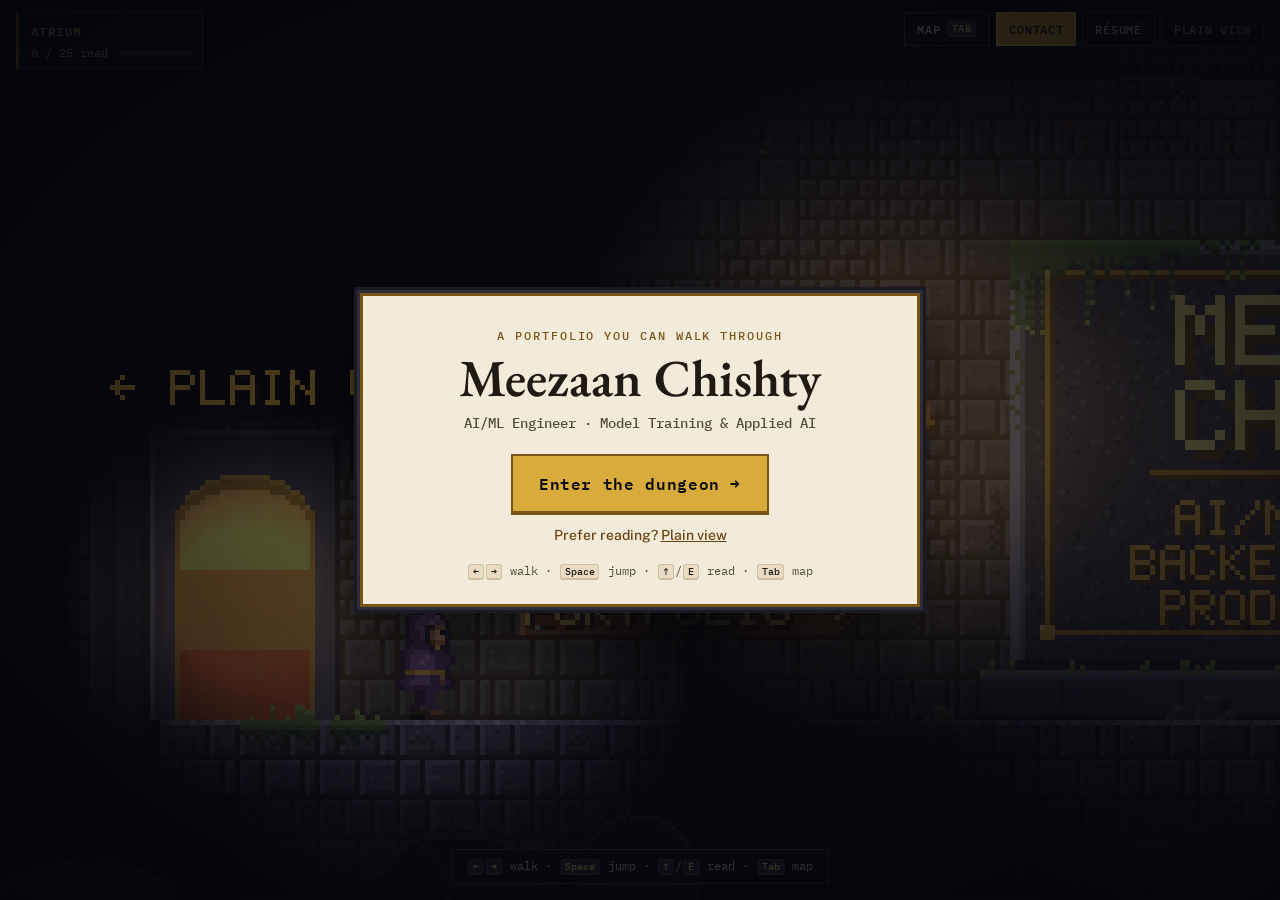
<file: index.html>
<!DOCTYPE html>
<html lang="en">
<head>
  <meta charset="UTF-8" />
  <meta name="viewport" content="width=device-width, initial-scale=1.0, viewport-fit=cover" />
  <title>Meezaan Chishty | AI/ML Engineer</title>
  <meta
    name="description"
    content="Meezaan Chishty — AI/ML Engineer (model training & applied AI). Explore the portfolio as a 2D dungeon: walk the corridor, read the monoliths."
  />
  <meta name="theme-color" content="#0b0b10" />
  <link rel="preconnect" href="https://fonts.googleapis.com">
  <link rel="preconnect" href="https://fonts.gstatic.com" crossorigin>
  <link rel="stylesheet"
        href="https://fonts.googleapis.com/css2?family=EB+Garamond:ital,wght@0,400..700;1,400..700&family=IBM+Plex+Mono:wght@400;500;600&family=Public+Sans:ital,wght@0,400..700;1,400..700&display=swap">
  <link rel="stylesheet" href="game/game.css">
</head>
<body>

  <a class="skip" href="classic.html">Skip the game — plain view of the portfolio</a>

  <h1 class="sr-only">Meezaan Chishty — AI/ML Engineer · Backend Developer · Product Builder</h1>

  <div class="stage" id="stage">
    <canvas id="screen" tabindex="0" role="application"
            aria-label="Portfolio game. Arrow keys walk, Space jumps, Up or E reads the nearest monolith or steps through a portal, Tab opens the gate map."></canvas>
    <p class="loading" aria-hidden="true">Lighting the torches…</p>
  </div>

  <!-- ── Title card ─────────────────────────────────────────────────── -->
  <div class="title" id="title" role="dialog" aria-modal="true" aria-labelledby="titleName" hidden>
    <div class="title-card">
      <p class="title-kicker">A portfolio you can walk through</p>
      <h2 class="title-name" id="titleName">Meezaan Chishty</h2>
      <p class="title-role">AI/ML Engineer · Model Training &amp; Applied AI</p>
      <div class="title-actions">
        <button type="button" class="title-start" id="titleStart">Enter the dungeon <span aria-hidden="true">→</span></button>
        <a class="title-plain" href="classic.html">Prefer reading? <u>Plain view</u></a>
      </div>
      <p class="title-keys"><kbd>←</kbd><kbd>→</kbd> walk · <kbd>Space</kbd> jump · <kbd>↑</kbd>/<kbd>E</kbd> read · <kbd>Tab</kbd> map</p>
    </div>
  </div>

  <!-- ── HUD ─────────────────────────────────────────────────────────── -->
  <header class="hud">
    <div class="hud-where">
      <p class="hud-section" id="hudSection">Atrium</p>
      <p class="hud-progress">
        <span><span id="hudRead">0</span> / <span id="hudTotal">25</span> read</span>
        <span class="hud-bar" aria-hidden="true"><span id="hudBar"></span></span>
      </p>
    </div>
    <nav class="hud-actions" aria-label="Quick links">
      <button type="button" class="hud-btn" id="btnMap">Map <kbd>Tab</kbd></button>
      <button type="button" class="hud-btn hud-btn--gold" id="btnContact">Contact</button>
      <a class="hud-btn" href="resume/meezaan_chishty_resume.pdf" target="_blank" rel="noreferrer">Résumé</a>
      <a class="hud-btn hud-btn--quiet" href="classic.html">Plain view</a>
    </nav>
  </header>

  <p class="hint" id="hint"><kbd>←</kbd><kbd>→</kbd> walk · <kbd>Space</kbd> jump · <kbd>↑</kbd>/<kbd>E</kbd> read · <kbd>Tab</kbd> map</p>

  <div class="toast" id="toast" role="status" aria-live="polite"></div>

  <div class="warp" id="warp" aria-hidden="true"></div>

  <!-- ── Touch controls ─────────────────────────────────────────────── -->
  <div class="touch" aria-hidden="true">
    <div class="touch-move">
      <button type="button" class="t-btn" id="tLeft" tabindex="-1">◀</button>
      <button type="button" class="t-btn" id="tRight" tabindex="-1">▶</button>
    </div>
    <div class="touch-act">
      <button type="button" class="t-btn t-btn--read" id="tRead" tabindex="-1">READ</button>
      <button type="button" class="t-btn" id="tJump" tabindex="-1">JUMP</button>
    </div>
  </div>

  <!-- ── Record panel ───────────────────────────────────────────────── -->
  <dialog class="panel" id="panel" aria-labelledby="panelTitle">
    <div class="panel-card">
      <header class="panel-head">
        <p class="panel-kicker" id="panelKicker"></p>
        <h2 class="panel-title" id="panelTitle"></h2>
        <button type="button" class="panel-close" id="close" aria-label="Close (Esc)">✕</button>
      </header>
      <div class="panel-body" id="panelBody"></div>
      <footer class="panel-foot">
        <button type="button" class="panel-nav" id="prev"><b aria-hidden="true">←</b> <span></span></button>
        <button type="button" class="panel-nav panel-nav--next" id="next"><span></span> <b aria-hidden="true">→</b></button>
      </footer>
    </div>
  </dialog>

  <!-- ── Gate map ───────────────────────────────────────────────────── -->
  <dialog class="panel panel--map" id="map" aria-labelledby="mapTitle">
    <div class="panel-card">
      <header class="panel-head">
        <p class="panel-kicker" id="mapKicker">Fast travel</p>
        <h2 class="panel-title" id="mapTitle">The Gates</h2>
        <button type="button" class="panel-close" id="mapClose" aria-label="Close (Esc)">✕</button>
      </header>
      <div class="panel-body">
        <ol class="map-list" id="mapList"></ol>
        <p class="p-actions">
          <button type="button" class="p-btn" data-open-contact>Contact</button>
          <a class="p-btn" href="resume/meezaan_chishty_resume.pdf" target="_blank" rel="noreferrer">Résumé (PDF) <span aria-hidden="true">↗</span></a>
          <a class="p-btn" href="classic.html">Plain view</a>
        </p>
        <dl class="map-keys">
          <div><dt>Walk</dt><dd>← → or A D</dd></div>
          <div><dt>Jump</dt><dd>Space (hold for height)</dd></div>
          <div><dt>Read</dt><dd>↑, E or Enter — or click a monolith</dd></div>
          <div><dt>Portal</dt><dd>↑ at the end of a room to travel on</dd></div>
          <div><dt>In a record</dt><dd>Any move key, E, Enter or Esc closes it</dd></div>
        </dl>
      </div>
    </div>
  </dialog>

  <noscript>
    <div class="noscript">
      <h2>Meezaan Chishty — AI/ML Engineer</h2>
      <p>This portfolio is a small browser game and needs JavaScript. Everything in it is also in the
        <a href="classic.html">plain view</a>.</p>
      <p><a href="mailto:syedmeezan905@gmail.com">syedmeezan905@gmail.com</a> ·
        <a href="https://www.linkedin.com/in/syed-mohammed-meezaan-chishty-19a4b0338">LinkedIn</a> ·
        <a href="https://github.com/Mizan-muf">GitHub</a> ·
        <a href="resume/meezaan_chishty_resume.pdf">Résumé (PDF)</a></p>
    </div>
  </noscript>

  <script src="game/palette.js"></script>
  <script src="game/font.js"></script>
  <script src="game/sprites.js"></script>
  <script src="game/content.js"></script>
  <script src="game/world.js"></script>
  <script src="game/render.js"></script>
  <script src="game/engine.js"></script>
  <script src="game/ui.js"></script>
  <script src="game/main.js"></script>
</body>
</html>
</file>
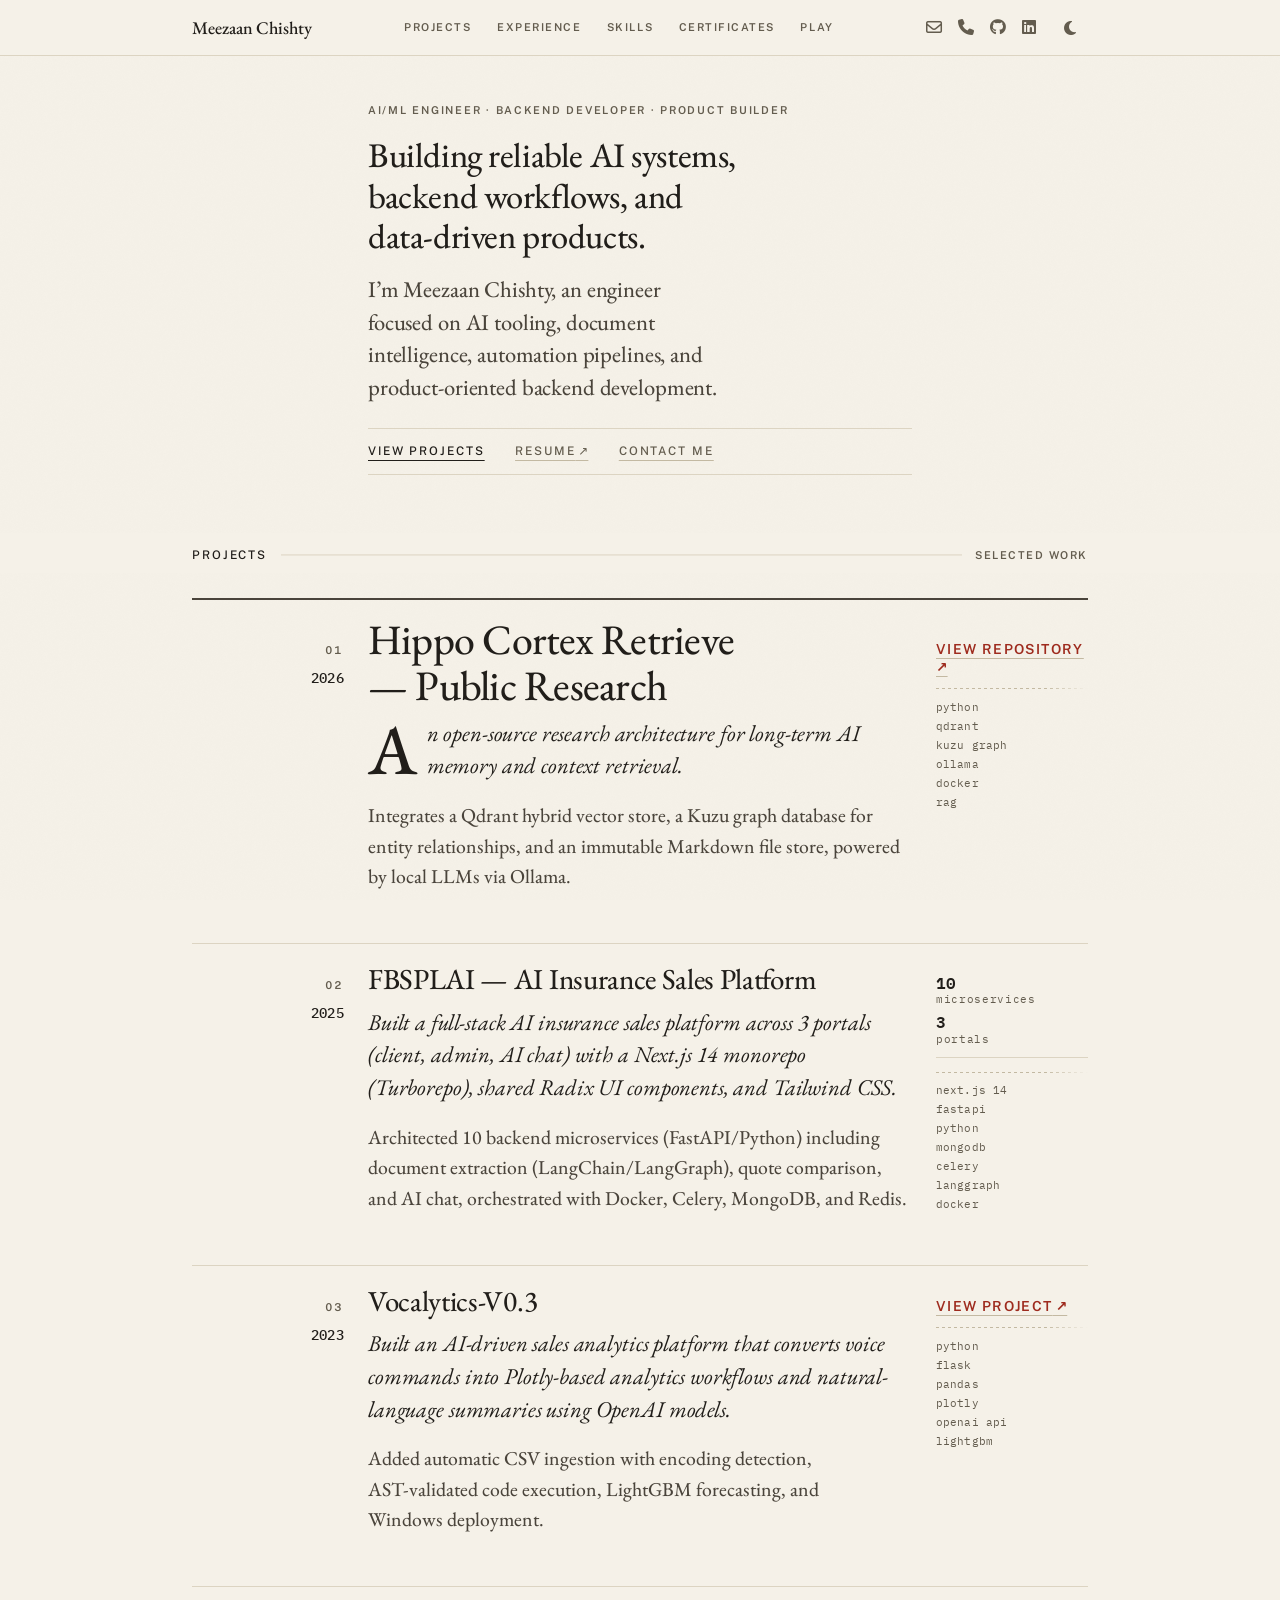
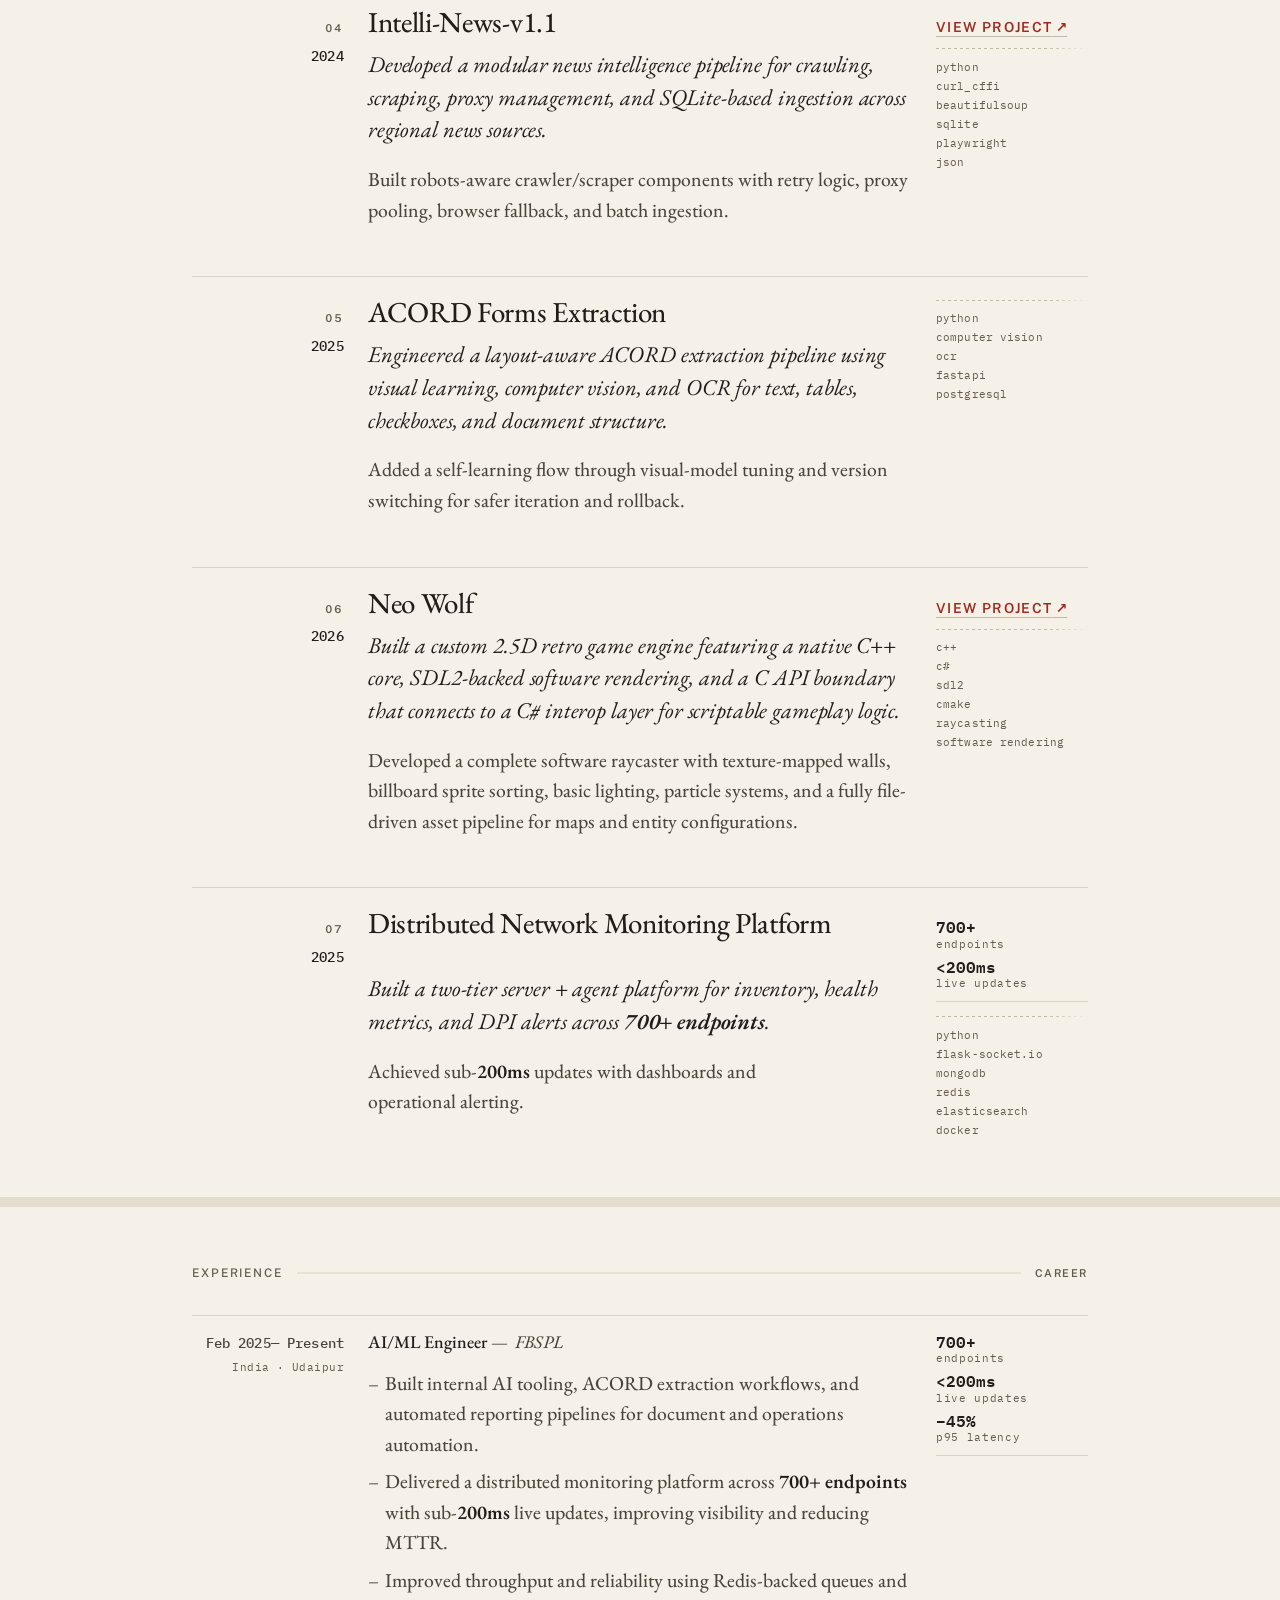
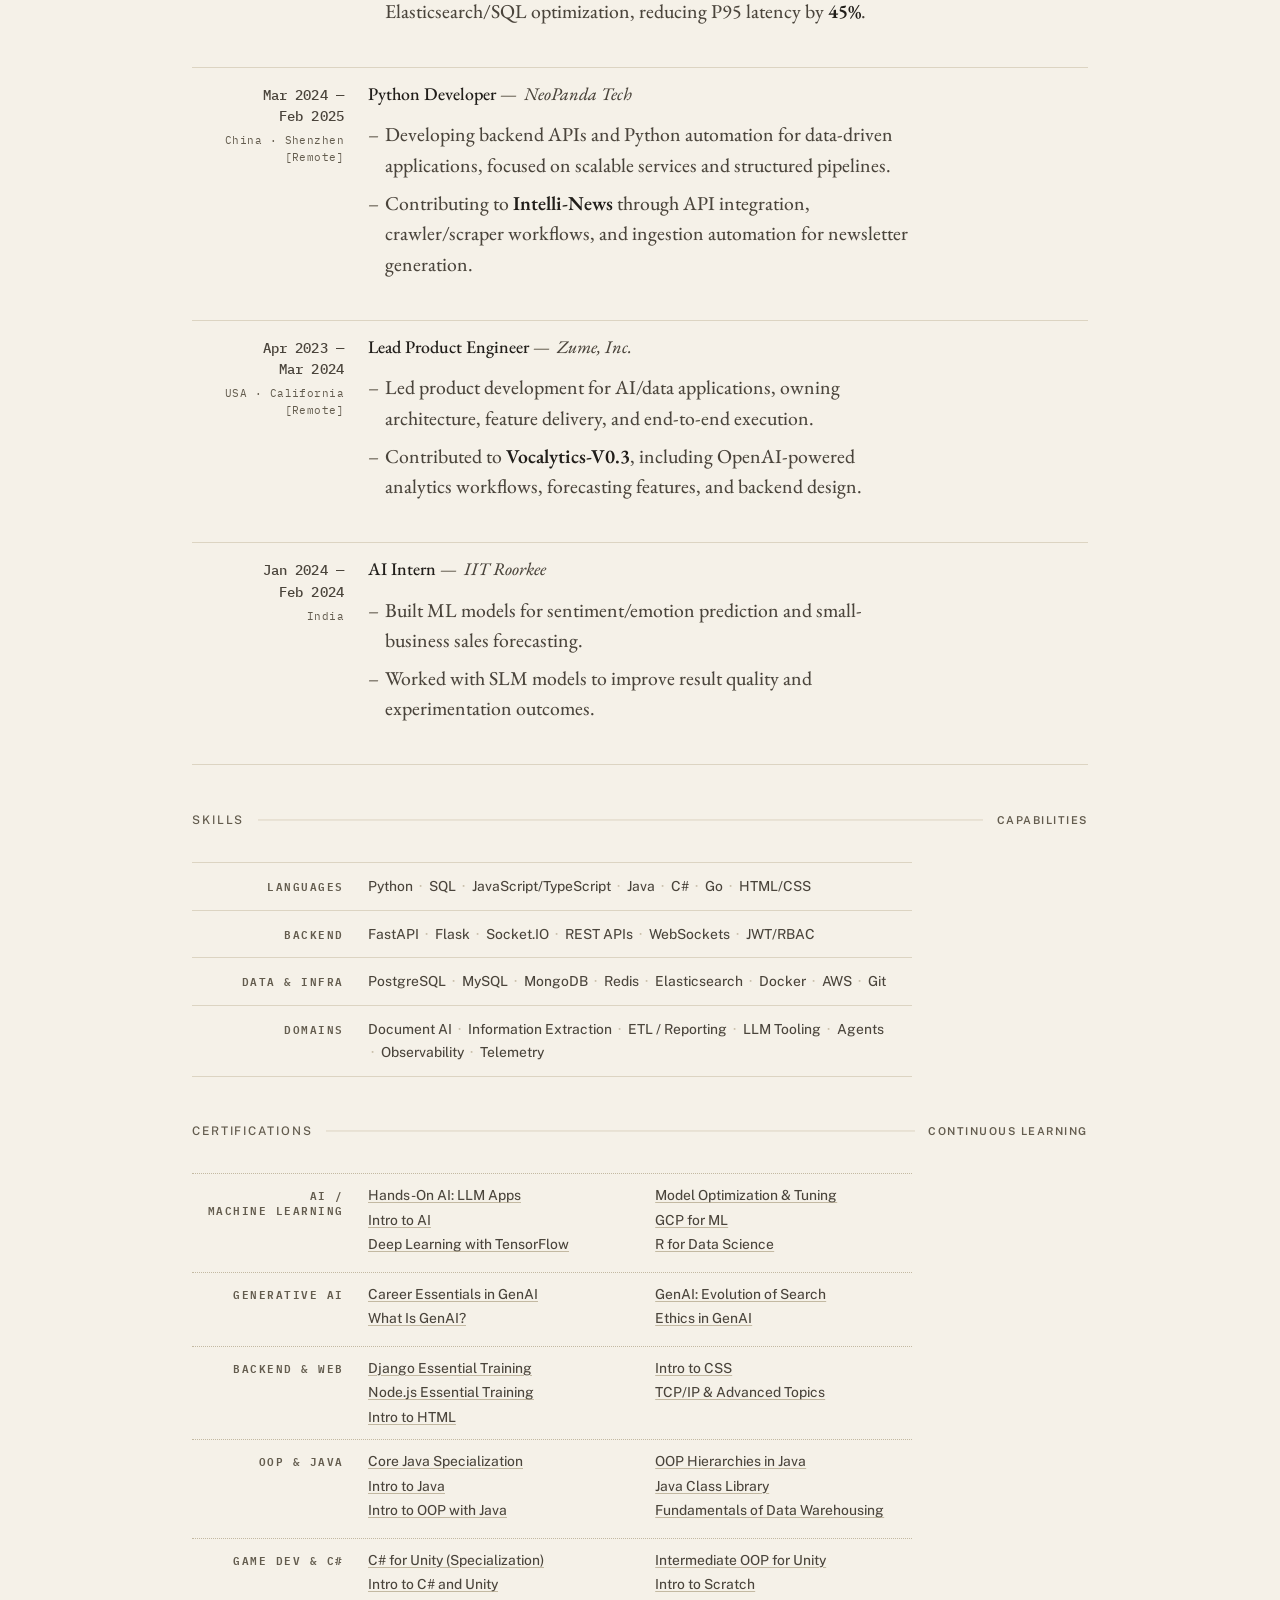
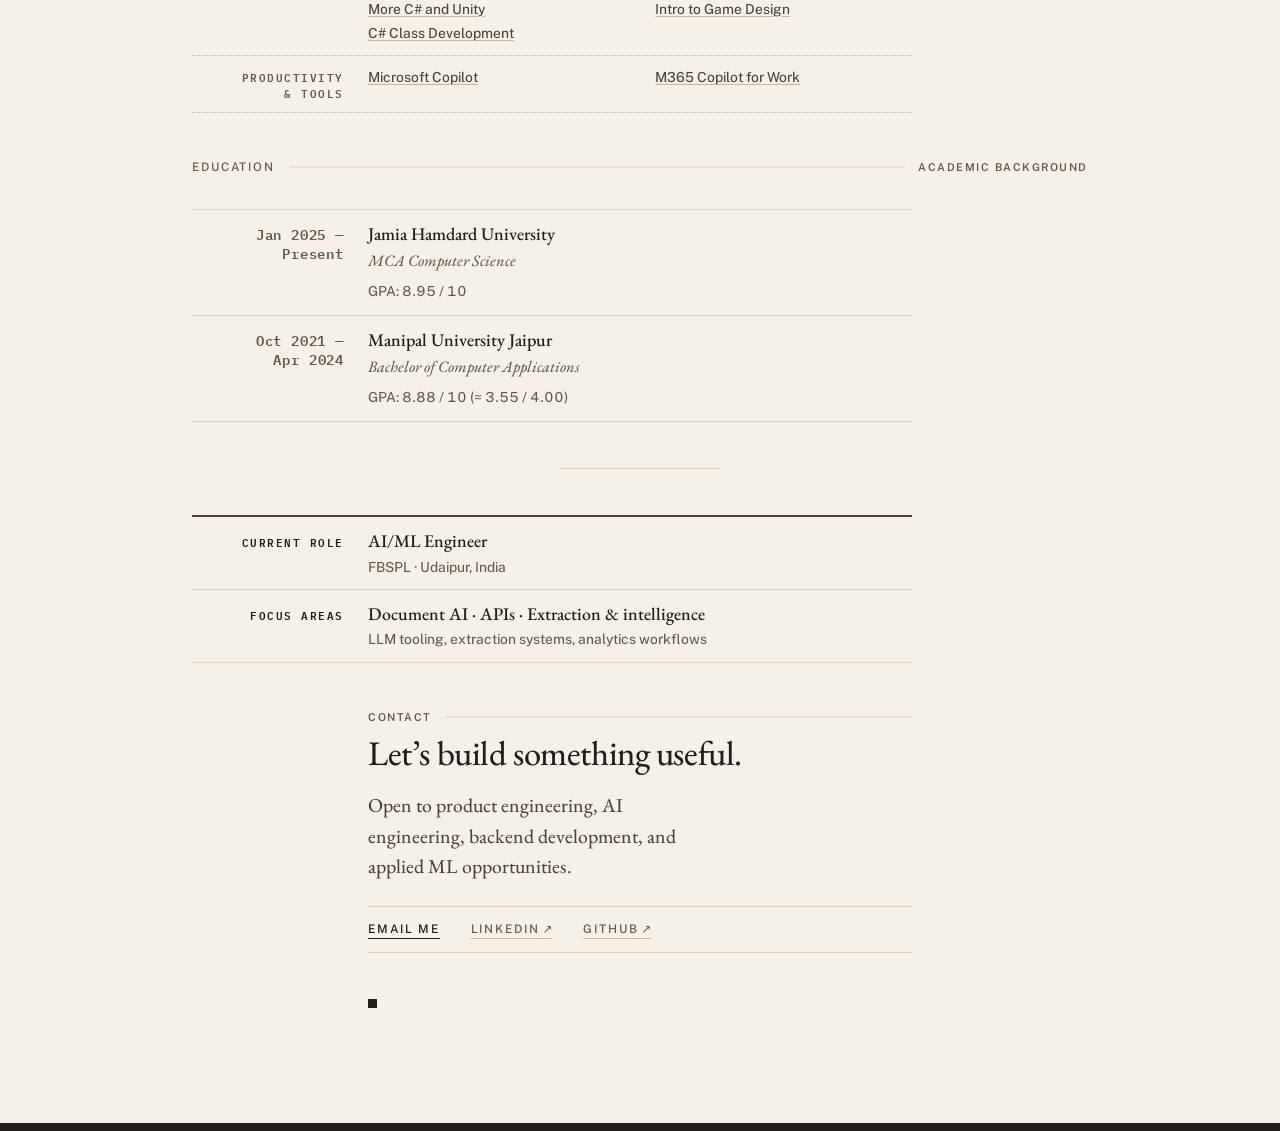
<file: classic.html>
<!DOCTYPE html>
<html lang="en">
<head>
  <meta charset="UTF-8" />
  <meta name="viewport" content="width=device-width, initial-scale=1.0" />
  <title>Meezaan Chishty | AI/ML Engineer</title>
  <meta
    name="description"
    content="Meezaan Chishty — AI/ML Engineer focused on backend systems, document AI, analytics platforms, and automation."
  />
  <link rel="preconnect" href="https://fonts.googleapis.com">
  <link rel="preconnect" href="https://fonts.gstatic.com" crossorigin>
  <link rel="stylesheet"
        href="https://fonts.googleapis.com/css2?family=EB+Garamond:ital,wght@0,400..700;1,400..700&family=IBM+Plex+Mono:wght@400;500;600&family=Public+Sans:ital,wght@0,400..700;1,400..700&display=swap">
  <link rel="stylesheet"
        href="https://cdnjs.cloudflare.com/ajax/libs/font-awesome/6.5.2/css/all.min.css">
  <link rel="stylesheet" href="styles.css">
  <script>try{if(localStorage.getItem("theme")==="dark")document.documentElement.classList.add("pre-dark")}catch(e){}</script>
</head>
<body class="light">

  <header class="site-header">
    <div class="nav-wrap">
      <a class="brand" href="#top">Meezaan Chishty</a>

      <nav class="top-nav desktop-only" aria-label="Sections">
        <a href="#projects">Projects</a>
        <a href="#experience">Experience</a>
        <a href="#skills">Skills</a>
        <a href="#certifications">Certificates</a>
        <a href="index.html">Play</a>
      </nav>

      <div class="header-actions desktop-only">
        <a href="mailto:syedmeezan905@gmail.com" class="header-icon" aria-label="Email"><i class="fa-regular fa-envelope" aria-hidden="true"></i></a>
        <a href="tel:+917426917505" class="header-icon" aria-label="Phone"><i class="fa-solid fa-phone" aria-hidden="true"></i></a>
        <a href="https://github.com/Mizan-muf" target="_blank" rel="noreferrer" class="header-icon" aria-label="GitHub"><i class="fa-brands fa-github" aria-hidden="true"></i></a>
        <a href="https://www.linkedin.com/in/syed-mohammed-meezaan-chishty-19a4b0338" target="_blank" rel="noreferrer" class="header-icon" aria-label="LinkedIn"><i class="fa-brands fa-linkedin" aria-hidden="true"></i></a>
        <button class="theme-toggle" id="themeToggle" aria-label="Toggle theme">
          <i class="fa-solid fa-moon"></i>
        </button>
      </div>

      <button class="menu-toggle mobile-only" id="menuToggle" aria-label="Toggle menu" aria-controls="sidebar" aria-expanded="false"></button>
    </div>
  </header>

  <div class="sidebar" id="sidebar">
    <button class="sidebar-close" id="sidebarClose" aria-label="Close menu"></button>
    <nav class="sidebar-nav" aria-label="Sections">
      <a href="#projects" class="sidebar-link">Projects</a>
      <a href="#experience" class="sidebar-link">Experience</a>
      <a href="#skills" class="sidebar-link">Skills</a>
      <a href="#certifications" class="sidebar-link">Certificates</a>
      <a href="index.html" class="sidebar-link">Play the game</a>
    </nav>
    <div class="sidebar-actions">
      <a href="mailto:syedmeezan905@gmail.com" class="header-icon" aria-label="Email"><i class="fa-regular fa-envelope" aria-hidden="true"></i></a>
      <a href="tel:+917426917505" class="header-icon" aria-label="Phone"><i class="fa-solid fa-phone" aria-hidden="true"></i></a>
      <a href="https://github.com/Mizan-muf" target="_blank" rel="noreferrer" class="header-icon" aria-label="GitHub"><i class="fa-brands fa-github" aria-hidden="true"></i></a>
      <a href="https://www.linkedin.com/in/syed-mohammed-meezaan-chishty-19a4b0338" target="_blank" rel="noreferrer" class="header-icon" aria-label="LinkedIn"><i class="fa-brands fa-linkedin" aria-hidden="true"></i></a>
      <button class="theme-toggle" id="sidebarThemeToggle" aria-label="Toggle theme">
        <i class="fa-solid fa-moon"></i>
      </button>
    </div>
  </div>
  <div class="sidebar-overlay" id="sidebarOverlay"></div>

  <main id="top">

    <!-- ── MASTHEAD ─────────────────────────────────────────────────────── -->
    <section class="section masthead grid">
      <p class="kicker u-narrow">AI/ML Engineer · Backend Developer · Product Builder</p>
      <h1 class="u-narrow">Building reliable AI systems, backend workflows, and data-driven products.</h1>
      <p class="standfirst u-narrow">I’m Meezaan Chishty, an engineer focused on AI tooling, document intelligence, automation pipelines, and product-oriented backend development.</p>
      <div class="actions u-narrow">
        <a class="action" href="#projects">View Projects</a>
        <a class="action" href="resume/meezaan_chishty_resume.pdf" target="_blank" rel="noreferrer">Resume</a>
        <a class="action" href="mailto:syedmeezan905@gmail.com">Contact Me</a>
      </div>
    </section>

    <!-- ── PROJECTS — THE CENTREPIECE ───────────────────────────────────── -->
    <section id="projects" class="section section--work">

      <div class="running-head-wrap">
        <div class="grid">
          <div class="running-head u-wide reveal">
            <h2>Projects</h2>
            <span class="rule" aria-hidden="true"></span>
            <p class="kicker">Selected Work</p>
          </div>
        </div>
      </div>

      <div class="grid work-list">

        <article class="work work--lead rec reveal" style="--enter-stage:1">
          <p class="work-meta"><span class="work-year">2026</span></p>
          <h3 class="work-title">Hippo Cortex Retrieve &mdash; Public Research</h3>
          <div class="work-body">
            <p class="work-deck">An open-source research architecture for long-term AI memory and context retrieval.</p>
            <p class="work-note">Integrates a Qdrant hybrid vector store, a Kuzu graph database for entity relationships, and an immutable Markdown file store, powered by local LLMs via Ollama.</p>
          </div>
          <div class="work-spec">
            <a class="work-link" href="https://github.com/Mizan-muf/Hippo-Cortex-Retrive" target="_blank" rel="noreferrer">View Repository</a>
            <ul class="work-stack">
              <li>Python</li>
              <li>Qdrant</li>
              <li>Kuzu Graph</li>
              <li>Ollama</li>
              <li>Docker</li>
              <li>RAG</li>
            </ul>
          </div>
        </article>

        <article class="work rec reveal" style="--enter-stage:2">
          <p class="work-meta"><span class="work-year">2025</span></p>
          <h3 class="work-title">FBSPLAI &mdash; AI Insurance Sales Platform</h3>
          <div class="work-body">
            <p class="work-deck">Built a full-stack AI insurance sales platform across 3 portals (client, admin, AI chat) with a Next.js 14 monorepo (Turborepo), shared Radix UI components, and Tailwind CSS.</p>
            <p class="work-note">Architected 10 backend microservices (FastAPI/Python) including document extraction (LangChain/LangGraph), quote comparison, and AI chat, orchestrated with Docker, Celery, MongoDB, and Redis.</p>
          </div>
          <div class="work-spec">
            <ul class="work-metrics">
              <li><span class="metric-value">10</span><span class="metric-label">microservices</span></li>
              <li><span class="metric-value">3</span><span class="metric-label">portals</span></li>
            </ul>
            <ul class="work-stack">
              <li>Next.js 14</li>
              <li>FastAPI</li>
              <li>Python</li>
              <li>MongoDB</li>
              <li>Celery</li>
              <li>LangGraph</li>
              <li>Docker</li>
            </ul>
          </div>
        </article>

        <article class="work rec reveal" style="--enter-stage:3">
          <p class="work-meta"><span class="work-year">2023</span></p>
          <h3 class="work-title">Vocalytics-V0.3</h3>
          <div class="work-body">
            <p class="work-deck">Built an AI-driven sales analytics platform that converts voice commands into Plotly-based analytics workflows and natural-language summaries using OpenAI models.</p>
            <p class="work-note">Added automatic CSV ingestion with encoding detection, AST-validated code execution, LightGBM forecasting, and Windows deployment.</p>
          </div>
          <div class="work-spec">
            <a class="work-link" href="https://github.com/Mizan-muf/Vocalytics-V0.3" target="_blank" rel="noreferrer">View Project</a>
            <ul class="work-stack">
              <li>Python</li>
              <li>Flask</li>
              <li>Pandas</li>
              <li>Plotly</li>
              <li>OpenAI API</li>
              <li>LightGBM</li>
            </ul>
          </div>
        </article>

        <article class="work rec reveal" style="--enter-stage:4">
          <p class="work-meta"><span class="work-year">2024</span></p>
          <h3 class="work-title">Intelli-News-v1.1</h3>
          <div class="work-body">
            <p class="work-deck">Developed a modular news intelligence pipeline for crawling, scraping, proxy management, and SQLite-based ingestion across regional news sources.</p>
            <p class="work-note">Built robots-aware crawler/scraper components with retry logic, proxy pooling, browser fallback, and batch ingestion.</p>
          </div>
          <div class="work-spec">
            <a class="work-link" href="https://github.com/Mizan-muf/Newsletter-Intelli-version-1.1.0" target="_blank" rel="noreferrer">View Project</a>
            <ul class="work-stack">
              <li>Python</li>
              <li>curl_cffi</li>
              <li>BeautifulSoup</li>
              <li>SQLite</li>
              <li>Playwright</li>
              <li>JSON</li>
            </ul>
          </div>
        </article>

        <article class="work rec reveal" style="--enter-stage:5">
          <p class="work-meta"><span class="work-year">2025</span></p>
          <h3 class="work-title">ACORD Forms Extraction</h3>
          <div class="work-body">
            <p class="work-deck">Engineered a layout-aware ACORD extraction pipeline using visual learning, computer vision, and OCR for text, tables, checkboxes, and document structure.</p>
            <p class="work-note">Added a self-learning flow through visual-model tuning and version switching for safer iteration and rollback.</p>
          </div>
          <div class="work-spec">
            <ul class="work-stack">
              <li>Python</li>
              <li>Computer Vision</li>
              <li>OCR</li>
              <li>FastAPI</li>
              <li>PostgreSQL</li>
            </ul>
          </div>
        </article>

        <article class="work rec reveal" style="--enter-stage:6">
          <p class="work-meta"><span class="work-year">2026</span></p>
          <h3 class="work-title">Neo Wolf</h3>
          <div class="work-body">
            <p class="work-deck">Built a custom 2.5D retro game engine featuring a native C++ core, SDL2-backed software rendering, and a C API boundary that connects to a C# interop layer for scriptable gameplay logic.</p>
            <p class="work-note">Developed a complete software raycaster with texture-mapped walls, billboard sprite sorting, basic lighting, particle systems, and a fully file-driven asset pipeline for maps and entity configurations.</p>
          </div>
          <div class="work-spec">
            <a class="work-link" href="https://github.com/Mizan-muf/Neo-Wolf-v1" target="_blank" rel="noreferrer">View Project</a>
            <ul class="work-stack">
              <li>C++</li>
              <li>C#</li>
              <li>SDL2</li>
              <li>CMake</li>
              <li>Raycasting</li>
              <li>Software Rendering</li>
            </ul>
          </div>
        </article>

        <article class="work rec reveal" style="--enter-stage:7">
          <p class="work-meta"><span class="work-year">2025</span></p>
          <h3 class="work-title">Distributed Network Monitoring Platform</h3>
          <div class="work-body">
            <p class="work-deck">Built a two-tier server + agent platform for inventory, health metrics, and DPI alerts across <strong>700+ endpoints</strong>.</p>
            <p class="work-note">Achieved sub-<strong>200ms</strong> updates with dashboards and operational alerting.</p>
          </div>
          <div class="work-spec">
            <ul class="work-metrics">
              <li><span class="metric-value">700+</span><span class="metric-label">endpoints</span></li>
              <li><span class="metric-value">&lt;200ms</span><span class="metric-label">live updates</span></li>
            </ul>
            <ul class="work-stack">
              <li>Python</li>
              <li>Flask-Socket.IO</li>
              <li>MongoDB</li>
              <li>Redis</li>
              <li>Elasticsearch</li>
              <li>Docker</li>
            </ul>
          </div>
        </article>

      </div>
    </section>

    <!-- ── THE CATALOGUE ENDS; THE RECORD BEGINS ────────────────────────── -->
    <div class="grid">
      <hr class="furniture">
    </div>

    <!-- ── EXPERIENCE ───────────────────────────────────────────────────── -->
    <section id="experience" class="section section--exp">

      <div class="running-head-wrap">
        <div class="grid">
          <div class="running-head u-wide reveal">
            <h2>Experience</h2>
            <span class="rule" aria-hidden="true"></span>
            <p class="kicker">Career</p>
          </div>
        </div>
      </div>

      <div class="grid entry-list">

        <article class="entry rec reveal" style="--enter-stage:1">
          <p class="entry-meta">
            <span class="entry-date">Feb 2025— Present</span>
            <span class="entry-place">India · Udaipur</span>
          </p>
          <div class="entry-body">
            <div class="entry-head">
              <h3>AI/ML Engineer</h3>
              <p class="company">FBSPL</p>
            </div>
            <ul class="entry-points">
              <li>Built internal AI tooling, ACORD extraction workflows, and automated reporting pipelines for document and operations automation.</li>
              <li>Delivered a distributed monitoring platform across <strong>700+ endpoints</strong> with sub-<strong>200ms</strong> live updates, improving visibility and reducing MTTR.</li>
              <li>Improved throughput and reliability using Redis-backed queues and Elasticsearch/SQL optimization, reducing P95 latency by <strong>45%</strong>.</li>
            </ul>
          </div>
          <div class="entry-spec">
            <ul class="entry-metrics">
              <li><span class="metric-value">700+</span><span class="metric-label">endpoints</span></li>
              <li><span class="metric-value">&lt;200ms</span><span class="metric-label">live updates</span></li>
              <li><span class="metric-value">&minus;45%</span><span class="metric-label">p95 latency</span></li>
            </ul>
          </div>
        </article>

        <article class="entry rec reveal" style="--enter-stage:2">
          <p class="entry-meta">
            <span class="entry-date">Mar 2024 — Feb 2025</span>
            <span class="entry-place">China · Shenzhen [Remote]</span>
          </p>
          <div class="entry-body">
            <div class="entry-head">
              <h3>Python Developer</h3>
              <p class="company">NeoPanda Tech</p>
            </div>
            <ul class="entry-points">
              <li>Developing backend APIs and Python automation for data-driven applications, focused on scalable services and structured pipelines.</li>
              <li>Contributing to <strong>Intelli-News</strong> through API integration, crawler/scraper workflows, and ingestion automation for newsletter generation.</li>
            </ul>
          </div>
        </article>

        <article class="entry rec reveal" style="--enter-stage:3">
          <p class="entry-meta">
            <span class="entry-date">Apr 2023 — Mar 2024</span>
            <span class="entry-place">USA · California [Remote]</span>
          </p>
          <div class="entry-body">
            <div class="entry-head">
              <h3>Lead Product Engineer</h3>
              <p class="company">Zume, Inc.</p>
            </div>
            <ul class="entry-points">
              <li>Led product development for AI/data applications, owning architecture, feature delivery, and end-to-end execution.</li>
              <li>Contributed to <strong>Vocalytics-V0.3</strong>, including OpenAI-powered analytics workflows, forecasting features, and backend design.</li>
            </ul>
          </div>
        </article>

        <article class="entry rec reveal" style="--enter-stage:4">
          <p class="entry-meta">
            <span class="entry-date">Jan 2024 — Feb 2024</span>
            <span class="entry-place">India</span>
          </p>
          <div class="entry-body">
            <div class="entry-head">
              <h3>AI Intern</h3>
              <p class="company">IIT Roorkee</p>
            </div>
            <ul class="entry-points">
              <li>Built ML models for sentiment/emotion prediction and small-business sales forecasting.</li>
              <li>Worked with SLM models to improve result quality and experimentation outcomes.</li>
            </ul>
          </div>
        </article>

      </div>
    </section>

    <!-- ── SKILLS ───────────────────────────────────────────────────────── -->
    <section id="skills" class="section section--skills">

      <div class="running-head-wrap">
        <div class="grid">
          <div class="running-head u-wide reveal">
            <h2>Skills</h2>
            <span class="rule" aria-hidden="true"></span>
            <p class="kicker">Capabilities</p>
          </div>
        </div>
      </div>

      <div class="grid spec-list reveal">

        <div class="spec-row rec">
          <h3 class="spec-label">Languages</h3>
          <p class="spec-value">
            <span>Python</span>
            <span>SQL</span>
            <span>JavaScript/TypeScript</span>
            <span>Java</span>
            <span>C#</span>
            <span>Go</span>
            <span>HTML/CSS</span>
          </p>
        </div>

        <div class="spec-row rec">
          <h3 class="spec-label">Backend</h3>
          <p class="spec-value">
            <span>FastAPI</span>
            <span>Flask</span>
            <span>Socket.IO</span>
            <span>REST APIs</span>
            <span>WebSockets</span>
            <span>JWT/RBAC</span>
          </p>
        </div>

        <div class="spec-row rec">
          <h3 class="spec-label">Data &amp; Infra</h3>
          <p class="spec-value">
            <span>PostgreSQL</span>
            <span>MySQL</span>
            <span>MongoDB</span>
            <span>Redis</span>
            <span>Elasticsearch</span>
            <span>Docker</span>
            <span>AWS</span>
            <span>Git</span>
          </p>
        </div>

        <div class="spec-row rec">
          <h3 class="spec-label">Domains</h3>
          <p class="spec-value">
            <span>Document AI</span>
            <span>Information Extraction</span>
            <span>ETL / Reporting</span>
            <span>LLM Tooling</span>
            <span>Agents</span>
            <span>Observability</span>
            <span>Telemetry</span>
          </p>
        </div>

      </div>
    </section>

    <!-- ── CERTIFICATIONS ───────────────────────────────────────────────── -->
    <section id="certifications" class="section section--certs">

      <div class="running-head-wrap">
        <div class="grid">
          <div class="running-head u-wide reveal">
            <h2>Certifications</h2>
            <span class="rule" aria-hidden="true"></span>
            <p class="kicker">Continuous Learning</p>
          </div>
        </div>
      </div>

      <div class="grid spec-list reveal">

        <div class="spec-row rec">
          <h3 class="spec-label">AI / Machine Learning</h3>
          <ul class="spec-value cert-index">
            <li><a href="https://www.linkedin.com/learning/certificates/9fd3c7aac08df00e7bd910ba2ddf330de3ddd54b14f48c74923e55dc633d096a" target="_blank" rel="noreferrer">Hands-On AI: LLM Apps</a></li>
            <li><a href="https://www.linkedin.com/learning/certificates/699efc9ed8fb2419bc9c506e3cb97cf91e540e8d88a3c0f7b9b9dbe8b59dc786" target="_blank" rel="noreferrer">Intro to AI</a></li>
            <li><a href="https://www.linkedin.com/learning/certificates/6b11ba7b0547ec739724ecda0df645128b7741fbfc9a2d458a8a850cf9be384f" target="_blank" rel="noreferrer">Deep Learning with TensorFlow</a></li>
            <li><a href="https://www.linkedin.com/learning/certificates/71a636520507579ad303e5b71618ea025b971521e967830719874201ce2de906" target="_blank" rel="noreferrer">Model Optimization &amp; Tuning</a></li>
            <li><a href="https://www.linkedin.com/learning/certificates/b79f4dde22949acc6dced9795615c8d63376648cf0cb27f03d97007fbadeb957" target="_blank" rel="noreferrer">GCP for ML</a></li>
            <li><a href="https://www.linkedin.com/learning/certificates/2dd54d1e822f5411bd44cf1693401ff446ea4c2dffa195e85fafc7eb75fb5e7b" target="_blank" rel="noreferrer">R for Data Science</a></li>
          </ul>
        </div>

        <div class="spec-row rec">
          <h3 class="spec-label">Generative AI</h3>
          <ul class="spec-value cert-index">
            <li><a href="https://www.linkedin.com/learning/certificates/062a1453c1af811329321b641d983520828618bf8d4fb77beb0d0f79912ceb1a" target="_blank" rel="noreferrer">Career Essentials in GenAI</a></li>
            <li><a href="https://www.linkedin.com/learning/certificates/207fe0df385e66e87ab1f810a442a463a92ef8701b7caa2a12009f0612ccd4f7" target="_blank" rel="noreferrer">What Is GenAI?</a></li>
            <li><a href="https://www.linkedin.com/learning/certificates/d4c6d02497bb3aa0cd99ae76312da50ea11390796ca7455257982430e61358a5" target="_blank" rel="noreferrer">GenAI: Evolution of Search</a></li>
            <li><a href="https://www.linkedin.com/learning/certificates/ee072711312b59d98735eb368c9d759385e7790d543e6506d109a3bfbe07bbb4" target="_blank" rel="noreferrer">Ethics in GenAI</a></li>
          </ul>
        </div>

        <div class="spec-row rec">
          <h3 class="spec-label">Backend &amp; Web</h3>
          <ul class="spec-value cert-index">
            <li><a href="https://www.linkedin.com/learning/certificates/7cbcd4d0c502bc42a5c3d0d964295ecc5578787d12bb9cabec34adad3184a6f0" target="_blank" rel="noreferrer">Django Essential Training</a></li>
            <li><a href="https://www.linkedin.com/learning/certificates/d4c6d02497bb3aa0cd99ae76312da50ea11390796ca7455257982430e61358a5" target="_blank" rel="noreferrer">Node.js Essential Training</a></li>
            <li><a href="https://coursera.org/verify/KVKSX7TK74VA" target="_blank" rel="noreferrer">Intro to HTML</a></li>
            <li><a href="https://coursera.org/verify/FDFLFYXPHMVJ" target="_blank" rel="noreferrer">Intro to CSS</a></li>
            <li><a href="https://www.coursera.org/account/accomplishments/records/YV9HQFZJ888P" target="_blank" rel="noreferrer">TCP/IP &amp; Advanced Topics</a></li>
          </ul>
        </div>

        <div class="spec-row rec">
          <h3 class="spec-label">OOP &amp; Java</h3>
          <ul class="spec-value cert-index">
            <li><a href="https://www.coursera.org/account/accomplishments/specialization/W45B4GT9JDVN" target="_blank" rel="noreferrer">Core Java Specialization</a></li>
            <li><a href="https://www.coursera.org/account/accomplishments/records/TH96V3VSDRMY" target="_blank" rel="noreferrer">Intro to Java</a></li>
            <li><a href="https://www.coursera.org/account/accomplishments/records/GJJZMWARA48V" target="_blank" rel="noreferrer">Intro to OOP with Java</a></li>
            <li><a href="https://www.coursera.org/account/accomplishments/records/MCJ6NDFM9R2Z" target="_blank" rel="noreferrer">OOP Hierarchies in Java</a></li>
            <li><a href="https://www.coursera.org/account/accomplishments/records/XM65WYFHTWCV" target="_blank" rel="noreferrer">Java Class Library</a></li>
            <li><a href="https://www.coursera.org/account/accomplishments/records/RNJL26YLE6PE" target="_blank" rel="noreferrer">Fundamentals of Data Warehousing</a></li>
          </ul>
        </div>

        <div class="spec-row rec">
          <h3 class="spec-label">Game Dev &amp; C#</h3>
          <ul class="spec-value cert-index">
            <li><a href="https://coursera.org/verify/specialization/BW5XKXSTZPNE" target="_blank" rel="noreferrer">C# for Unity (Specialization)</a></li>
            <li><a href="https://coursera.org/verify/FZMJBXQJ4MMB" target="_blank" rel="noreferrer">Intro to C# and Unity</a></li>
            <li><a href="https://coursera.org/verify/9DCFWKXMJWX8" target="_blank" rel="noreferrer">More C# and Unity</a></li>
            <li><a href="https://coursera.org/verify/LZKX3K8HV4MG" target="_blank" rel="noreferrer">C# Class Development</a></li>
            <li><a href="https://coursera.org/verify/CWUJQVQ2F3Y3" target="_blank" rel="noreferrer">Intermediate OOP for Unity</a></li>
            <li><a href="https://coursera.org/verify/DTC8X3TW8V3K" target="_blank" rel="noreferrer">Intro to Scratch</a></li>
            <li><a href="https://www.coursera.org/account/accomplishments/records/TRJK53CRP2P4" target="_blank" rel="noreferrer">Intro to Game Design</a></li>
          </ul>
        </div>

        <div class="spec-row rec">
          <h3 class="spec-label">Productivity &amp; Tools</h3>
          <ul class="spec-value cert-index">
            <li><a href="https://www.linkedin.com/learning/certificates/4e2bb0ad9a4bbaa4aacd3ef330606cbe0a0288fe2810625598d7053fad117e71" target="_blank" rel="noreferrer">Microsoft Copilot</a></li>
            <li><a href="https://www.linkedin.com/learning/certificates/31b303a1c3ff10ca975b902b514e43cc609c64911e21d0f617fa1f26893015db" target="_blank" rel="noreferrer">M365 Copilot for Work</a></li>
          </ul>
        </div>

      </div>
    </section>

    <!-- ── EDUCATION ────────────────────────────────────────────────────── -->
    <section id="education" class="section section--edu">

      <div class="running-head-wrap">
        <div class="grid">
          <div class="running-head u-wide reveal">
            <h2>Education</h2>
            <span class="rule" aria-hidden="true"></span>
            <p class="kicker">Academic Background</p>
          </div>
        </div>
      </div>

      <div class="grid spec-list reveal">

        <div class="spec-row rec">
          <p class="spec-label">Jan 2025 — Present</p>
          <div class="spec-value edu-body">
            <h3>Jamia Hamdard University</h3>
            <p class="edu-degree">MCA Computer Science</p>
            <p class="edu-score">GPA: 8.95 / 10</p>
          </div>
        </div>

        <div class="spec-row rec">
          <p class="spec-label">Oct 2021 — Apr 2024</p>
          <div class="spec-value edu-body">
            <h3>Manipal University Jaipur</h3>
            <p class="edu-degree">Bachelor of Computer Applications</p>
            <p class="edu-score">GPA: 8.88 / 10 (≈ 3.55 / 4.00)</p>
          </div>
        </div>

      </div>
    </section>

    <!-- ── COLOPHON — CURRENT ROLE & FOCUS AREAS ────────────────────────── -->
    <hr class="tick">

    <dl class="colophon grid reveal">
      <div class="colophon-row rec">
        <dt>Current Role</dt>
        <dd>
          <span class="colophon-value">AI/ML Engineer</span>
          <span class="colophon-note">FBSPL · Udaipur, India</span>
        </dd>
      </div>
      <div class="colophon-row rec">
        <dt>Focus Areas</dt>
        <dd>
          <span class="colophon-value">Document AI · APIs · Extraction &amp; intelligence</span>
          <span class="colophon-note">LLM tooling, extraction systems, analytics workflows</span>
        </dd>
      </div>
    </dl>

    <!-- ── CONTACT ──────────────────────────────────────────────────────── -->
    <section id="contact" class="section section--contact grid">
      <div class="running-head u-narrow">
        <p class="kicker">Contact</p>
        <span class="rule" aria-hidden="true"></span>
      </div>

      <div class="contact-body u-narrow reveal">
        <h2 class="contact-title">Let’s build something useful.</h2>
        <p>Open to product engineering, AI engineering, backend development, and applied ML opportunities.</p>
        <div class="actions">
          <a class="action" href="mailto:syedmeezan905@gmail.com">Email Me</a>
          <a class="action" href="https://www.linkedin.com/in/syed-mohammed-meezaan-chishty-19a4b0338" target="_blank" rel="noreferrer">LinkedIn</a>
          <a class="action" href="https://github.com/Mizan-muf" target="_blank" rel="noreferrer">GitHub</a>
        </div>
      </div>
    </section>

  </main>

  <script src="script.js"></script>
</body>
</html>
</file>
<file: game/game.css>
/* ------------------------------------------------------------------------
   Game shell — canvas stage, HUD, record panels, gate map, touch controls.

   The world is dark by design; panels are not. They sit on a parchment
   surface with dark ink so copy meets WCAG AA regardless of the dungeon
   palette behind them.
   ------------------------------------------------------------------------ */

:root {
  --void: #0b0b10;
  --stone-1: #1a1a24;
  --stone-2: #2b2b3a;
  --stone-3: #3f4054;
  --stone-5: #757a91;
  --gold: #d9ab3c;
  --gold-hi: #f5d97a;
  --gold-base: #b08424;
  --gold-dark: #7a5518;
  --moss: #567a36;

  --parchment: #f3ebd9;
  --parchment-2: #e8dcc2;
  --ink: #1f1a14;
  --ink-soft: #54483a;
  --ink-link: #6a4210;

  --serif: "EB Garamond", Georgia, serif;
  --sans: "Public Sans", system-ui, -apple-system, "Segoe UI", sans-serif;
  --mono: "IBM Plex Mono", ui-monospace, Menlo, monospace;
}

*,
*::before,
*::after {
  box-sizing: border-box;
}

html,
body {
  margin: 0;
  height: 100%;
  overflow: hidden;
  background: var(--void);
  color: #e9e4d8;
  font-family: var(--sans);
  -webkit-tap-highlight-color: transparent;
}

.sr-only {
  position: absolute;
  width: 1px;
  height: 1px;
  margin: -1px;
  padding: 0;
  overflow: hidden;
  clip: rect(0 0 0 0);
  white-space: nowrap;
  border: 0;
}

.skip {
  position: fixed;
  left: 12px;
  top: -60px;
  z-index: 50;
  padding: 10px 14px;
  background: var(--parchment);
  color: var(--ink);
  font: 600 14px var(--sans);
  border: 2px solid var(--gold-base);
  text-decoration: none;
}
.skip:focus {
  top: 12px;
}

kbd {
  display: inline-block;
  min-width: 1.6em;
  padding: 0 0.35em;
  margin: 0 0.1em;
  font: 500 0.85em var(--mono);
  text-align: center;
  color: var(--gold-hi);
  background: var(--stone-2);
  border: 1px solid var(--stone-3);
  border-bottom-width: 2px;
  border-radius: 3px;
}

/* ======================================================================
   Stage
   ====================================================================== */

.stage {
  position: fixed;
  inset: 0;
  display: flex;
  align-items: center;
  justify-content: center;
}

#screen {
  display: block;
  image-rendering: pixelated;
  image-rendering: crisp-edges;
  outline: none;
  touch-action: none;
}

.loading {
  position: absolute;
  margin: 0;
  font: 500 14px var(--mono);
  letter-spacing: 0.08em;
  color: var(--gold);
}
.is-ready .loading {
  display: none;
}

/* ======================================================================
   HUD
   ====================================================================== */

.hud {
  position: fixed;
  top: 0;
  left: 0;
  right: 0;
  z-index: 10;
  display: flex;
  flex-wrap: wrap;
  align-items: flex-start;
  justify-content: space-between;
  gap: 8px 16px;
  padding: max(12px, env(safe-area-inset-top)) max(16px, env(safe-area-inset-right)) 0 max(16px, env(safe-area-inset-left));
  pointer-events: none;
}
.hud > * {
  pointer-events: auto;
}

.hud-where {
  padding: 8px 12px;
  background: rgba(11, 11, 16, 0.72);
  border: 1px solid var(--stone-3);
  border-left: 3px solid var(--gold-base);
}

.hud-section {
  margin: 0 0 4px;
  font: 600 12px var(--mono);
  letter-spacing: 0.12em;
  text-transform: uppercase;
  color: var(--gold-hi);
}

.hud-progress {
  display: flex;
  align-items: center;
  gap: 10px;
  margin: 0;
  font: 400 12px var(--mono);
  color: #c9c3b5;
}

.hud-bar {
  position: relative;
  width: 72px;
  height: 4px;
  background: var(--stone-2);
}
.hud-bar > span {
  position: absolute;
  inset: 0 auto 0 0;
  width: 0;
  background: var(--gold);
  transition: width 0.4s ease;
}

.hud-actions {
  display: flex;
  flex-wrap: wrap;
  gap: 6px;
}

.hud-btn {
  display: inline-flex;
  align-items: center;
  gap: 6px;
  padding: 8px 12px;
  font: 500 12px var(--mono);
  letter-spacing: 0.06em;
  text-transform: uppercase;
  text-decoration: none;
  color: #e9e4d8;
  background: rgba(11, 11, 16, 0.72);
  border: 1px solid var(--stone-3);
  cursor: pointer;
}
.hud-btn:hover,
.hud-btn:focus-visible {
  color: var(--gold-hi);
  border-color: var(--gold-base);
}
.hud-btn--gold {
  color: var(--void);
  background: var(--gold);
  border-color: var(--gold-hi);
}
.hud-btn--gold:hover,
.hud-btn--gold:focus-visible {
  color: var(--void);
  background: var(--gold-hi);
}
.hud-btn--quiet {
  color: #b9b3a5;
}
.hud-btn kbd {
  font-size: 10px;
}

:focus-visible {
  outline: 2px solid var(--gold-hi);
  outline-offset: 2px;
}

.hint {
  position: fixed;
  left: 50%;
  bottom: max(16px, env(safe-area-inset-bottom));
  z-index: 10;
  transform: translateX(-50%);
  margin: 0;
  padding: 8px 14px;
  max-width: calc(100vw - 32px);
  font: 400 12px var(--mono);
  color: #d8d2c4;
  text-align: center;
  background: rgba(11, 11, 16, 0.72);
  border: 1px solid var(--stone-3);
  transition: opacity 0.8s ease;
}
.hint.is-off {
  opacity: 0;
  pointer-events: none;
}

.toast {
  position: fixed;
  left: 50%;
  top: 12vh;
  z-index: 9;
  transform: translate(-50%, 8px);
  display: flex;
  flex-direction: column;
  align-items: center;
  gap: 2px;
  text-align: center;
  opacity: 0;
  pointer-events: none;
  text-shadow: 0 2px 0 #000, 0 0 18px rgba(0, 0, 0, 0.9);
  transition: opacity 0.35s ease, transform 0.35s ease;
}
.toast.is-on {
  opacity: 1;
  transform: translate(-50%, 0);
}
.toast-kicker {
  font: 500 12px var(--mono);
  letter-spacing: 0.3em;
  text-transform: uppercase;
  color: var(--gold);
}
.toast-name {
  font: 600 clamp(28px, 5vw, 52px) / 1.05 var(--serif);
  color: var(--gold-hi);
}
.toast-sub {
  font: 400 13px var(--mono);
  color: #d8d2c4;
}

/* portal warp — a flash of the destination room's light */
.warp {
  position: fixed;
  inset: 0;
  z-index: 40;
  pointer-events: none;
  background: radial-gradient(circle at 50% 60%, #fff 0%, var(--warp, #ffd76a) 45%, rgba(11, 11, 16, 0.9) 100%);
  opacity: 0;
  transition: opacity 0.24s ease-in;
}
.warp.is-on {
  opacity: 1;
}

/* ======================================================================
   Title card
   ====================================================================== */

.title {
  position: fixed;
  inset: 0;
  z-index: 40;
  display: flex;
  align-items: center;
  justify-content: center;
  padding: 16px;
  background: radial-gradient(ellipse at center, rgba(11, 11, 16, 0.55), rgba(5, 5, 12, 0.92));
}
.title[hidden] {
  display: none;
}

.title-card {
  width: min(560px, 100%);
  padding: 32px 32px 24px;
  text-align: center;
  background: var(--parchment);
  color: var(--ink);
  border: 3px solid var(--gold-dark);
  box-shadow:
    0 0 0 3px var(--stone-2),
    0 0 0 6px var(--stone-1),
    0 24px 60px rgba(0, 0, 0, 0.6);
  animation: panel-in 0.3s ease-out;
}

.title-kicker {
  margin: 0 0 8px;
  font: 500 12px var(--mono);
  letter-spacing: 0.16em;
  text-transform: uppercase;
  color: var(--gold-dark);
}
.title-name {
  margin: 0;
  font: 600 clamp(34px, 7vw, 52px) / 1.05 var(--serif);
}
.title-role {
  margin: 8px 0 0;
  font: 500 14px var(--mono);
  color: var(--ink-soft);
}
.title-lede {
  margin: 18px auto 0;
  max-width: 40ch;
  font-size: 16px;
  line-height: 1.55;
}

.title-actions {
  display: flex;
  flex-direction: column;
  align-items: center;
  gap: 12px;
  margin-top: 22px;
}
.title-start {
  padding: 14px 26px;
  font: 600 16px var(--mono);
  letter-spacing: 0.04em;
  color: var(--void);
  background: var(--gold);
  border: 2px solid var(--gold-dark);
  border-bottom-width: 4px;
  cursor: pointer;
}
.title-start:hover,
.title-start:focus-visible {
  background: var(--gold-hi);
}
.title-plain {
  font: 500 14px var(--sans);
  color: var(--ink-link);
  text-decoration: none;
}
.title-plain:hover u,
.title-plain:focus-visible u {
  text-decoration-thickness: 2px;
}

.title-keys {
  margin: 20px 0 0;
  font: 400 12px var(--mono);
  color: var(--ink-soft);
}
.title-keys kbd {
  color: var(--ink);
  background: var(--parchment-2);
  border-color: #cdbf9f;
}
.is-touch .title-keys {
  display: none;
}

/* ======================================================================
   Touch controls
   ====================================================================== */

.touch {
  display: none;
}

.is-touch .touch {
  position: fixed;
  left: 0;
  right: 0;
  bottom: 0;
  z-index: 11;
  display: flex;
  justify-content: space-between;
  align-items: flex-end;
  padding: 0 max(16px, env(safe-area-inset-right)) max(16px, env(safe-area-inset-bottom)) max(16px, env(safe-area-inset-left));
  pointer-events: none;
}
.is-touch .hint {
  bottom: calc(max(16px, env(safe-area-inset-bottom)) + 84px);
}
/* portrait: the game sits in the band between the HUD and the controls */
@media (orientation: portrait) {
  .is-touch .stage {
    top: 150px;
    bottom: 170px;
  }
  .is-touch .toast {
    top: 160px;
  }
}

.touch-move,
.touch-act {
  display: flex;
  gap: 12px;
  pointer-events: auto;
}

.t-btn {
  width: 68px;
  height: 68px;
  font: 600 14px var(--mono);
  letter-spacing: 0.04em;
  color: #e9e4d8;
  background: rgba(26, 26, 36, 0.78);
  border: 2px solid var(--stone-3);
  border-bottom-width: 4px;
  border-radius: 10px;
  touch-action: none;
  user-select: none;
  -webkit-user-select: none;
}
.t-btn.is-down {
  transform: translateY(2px);
  border-bottom-width: 2px;
  background: rgba(63, 64, 84, 0.9);
}
.t-btn--read {
  opacity: 0.45;
}
.t-btn--read.is-ready {
  opacity: 1;
  color: var(--void);
  background: var(--gold);
  border-color: var(--gold-hi);
}

/* ======================================================================
   Panels
   ====================================================================== */

.panel {
  width: min(680px, calc(100vw - 32px));
  max-height: min(84vh, 760px);
  padding: 0;
  border: 0;
  background: transparent;
  color: var(--ink);
  overflow: visible;
}
.panel::backdrop {
  background: rgba(5, 5, 12, 0.62);
}

.panel[open] .panel-card {
  animation: panel-in 0.22s ease-out;
}
@keyframes panel-in {
  from {
    opacity: 0;
    transform: translateY(10px) scale(0.98);
  }
}

.panel-card {
  display: flex;
  flex-direction: column;
  max-height: min(84vh, 760px);
  background: var(--parchment);
  border: 3px solid var(--gold-dark);
  box-shadow:
    0 0 0 3px var(--stone-2),
    0 0 0 6px var(--stone-1),
    0 24px 60px rgba(0, 0, 0, 0.6);
}

.panel-head {
  position: relative;
  padding: 20px 56px 14px 24px;
  border-bottom: 1px solid var(--parchment-2);
  background: linear-gradient(var(--parchment), var(--parchment-2));
}

.panel-kicker {
  margin: 0 0 6px;
  font: 500 12px var(--mono);
  letter-spacing: 0.14em;
  text-transform: uppercase;
  color: var(--gold-dark);
}

.panel-title {
  margin: 0;
  font: 600 clamp(24px, 4vw, 32px) / 1.1 var(--serif);
  color: var(--ink);
}

.panel-close {
  position: absolute;
  top: 14px;
  right: 14px;
  width: 36px;
  height: 36px;
  font-size: 16px;
  color: var(--ink);
  background: transparent;
  border: 1px solid transparent;
  cursor: pointer;
}
.panel-close:hover,
.panel-close:focus-visible {
  border-color: var(--gold-base);
  background: var(--parchment);
}

.panel-body {
  padding: 18px 24px 22px;
  overflow-y: auto;
  font-size: 16px;
  line-height: 1.6;
}
.panel-body p {
  margin: 0 0 12px;
}
.panel-body strong {
  font-weight: 700;
}

.p-lead {
  font: 500 19px / 1.45 var(--serif);
}
.p-meta {
  font: 500 13px / 1.5 var(--mono);
  color: var(--ink-soft);
}
.p-score {
  font: 600 18px var(--mono);
  color: var(--gold-dark);
}
.p-hint {
  font: 400 14px var(--mono);
  color: var(--ink-soft);
}

.p-points {
  margin: 0 0 8px;
  padding-left: 1.1em;
}
.p-points li {
  margin-bottom: 8px;
}
.p-points li::marker {
  color: var(--gold-base);
}

.p-metrics {
  display: flex;
  flex-wrap: wrap;
  gap: 8px;
  margin: 4px 0 16px;
  padding: 0;
  list-style: none;
}
.p-metrics li {
  display: flex;
  flex-direction: column;
  min-width: 96px;
  padding: 8px 12px;
  background: var(--ink);
  border-left: 3px solid var(--gold);
}
.p-metric-value {
  font: 600 20px var(--mono);
  color: var(--gold-hi);
}
.p-metric-label {
  font: 400 12px var(--mono);
  color: #d8d2c4;
  text-transform: uppercase;
  letter-spacing: 0.06em;
}

.p-chips {
  display: flex;
  flex-wrap: wrap;
  gap: 6px;
  margin: 4px 0 12px;
  padding: 0;
  list-style: none;
}
.p-chips li {
  padding: 3px 9px;
  font: 500 13px var(--mono);
  color: var(--ink);
  background: var(--parchment-2);
  border: 1px solid #cdbf9f;
}
.p-chips--lg li {
  padding: 6px 12px;
  font-size: 14px;
}

.p-certs,
.p-contact {
  margin: 0;
  padding: 0;
  list-style: none;
}
.p-certs li,
.p-contact li {
  border-bottom: 1px solid var(--parchment-2);
}
.p-link {
  display: block;
  padding: 10px 2px;
  color: var(--ink-link);
  font-weight: 600;
  text-decoration: none;
}
.p-link:hover,
.p-link:focus-visible {
  text-decoration: underline;
}
.p-contact .p-link {
  font: 600 15px var(--mono);
}

.p-facts {
  display: grid;
  gap: 6px;
  margin: 12px 0 16px;
}
.p-facts div {
  display: flex;
  flex-wrap: wrap;
  gap: 4px 12px;
}
.p-facts dt {
  min-width: 110px;
  font: 500 12px / 1.9 var(--mono);
  letter-spacing: 0.08em;
  text-transform: uppercase;
  color: var(--gold-dark);
}
.p-facts dd {
  margin: 0;
}

.p-actions {
  display: flex;
  flex-wrap: wrap;
  gap: 8px;
  margin-top: 14px !important;
}
.p-btn {
  display: inline-flex;
  align-items: center;
  gap: 6px;
  padding: 9px 14px;
  font: 600 13px var(--mono);
  letter-spacing: 0.04em;
  color: var(--parchment);
  background: var(--ink);
  border: 2px solid var(--ink);
  text-decoration: none;
  cursor: pointer;
}
.p-btn:hover,
.p-btn:focus-visible {
  color: var(--ink);
  background: var(--gold);
  border-color: var(--gold-dark);
}

.panel-foot {
  display: flex;
  justify-content: space-between;
  gap: 8px;
  padding: 10px 16px;
  border-top: 1px solid var(--parchment-2);
  background: var(--parchment-2);
}
.panel-nav {
  display: inline-flex;
  align-items: center;
  gap: 8px;
  max-width: 48%;
  padding: 8px 10px;
  font: 500 12px var(--mono);
  letter-spacing: 0.06em;
  text-transform: uppercase;
  color: var(--ink);
  background: transparent;
  border: 1px solid #cdbf9f;
  cursor: pointer;
}
.panel-nav span {
  overflow: hidden;
  text-overflow: ellipsis;
  white-space: nowrap;
}
.panel-nav:hover:not(:disabled),
.panel-nav:focus-visible {
  border-color: var(--gold-dark);
  background: var(--parchment);
}
.panel-nav:disabled {
  visibility: hidden;
}

/* ── map ────────────────────────────────────────────────────────────── */

.map-list {
  margin: 0 0 8px;
  padding: 0;
  list-style: none;
}
.map-gate {
  display: flex;
  justify-content: space-between;
  align-items: baseline;
  width: 100%;
  padding: 12px 10px;
  font: 600 18px var(--serif);
  color: var(--ink);
  text-align: left;
  background: transparent;
  border: 0;
  border-bottom: 1px solid var(--parchment-2);
  cursor: pointer;
}
.map-gate:hover,
.map-gate:focus-visible {
  background: var(--parchment-2);
}
.map-gate:disabled {
  cursor: default;
  opacity: 0.55;
  background: transparent;
}
.map-gate.is-next {
  box-shadow: inset 3px 0 0 var(--gold-dark);
}
.map-badge {
  margin-left: 10px;
  padding: 2px 6px;
  font: 500 11px var(--mono);
  text-transform: uppercase;
  letter-spacing: 0.08em;
  vertical-align: middle;
  color: var(--ink-soft);
  border: 1px solid var(--parchment-2);
  border-radius: 3px;
}
.map-badge--next {
  color: var(--gold-dark);
  border-color: var(--gold-dark);
}
.map-count {
  font: 500 13px var(--mono);
  color: var(--ink-soft);
}

.map-keys {
  display: grid;
  gap: 4px;
  margin: 18px 0 0;
  padding-top: 12px;
  border-top: 1px solid var(--parchment-2);
  font-size: 14px;
}
.map-keys div {
  display: flex;
  gap: 12px;
}
.map-keys dt {
  min-width: 96px;
  font: 500 12px / 1.9 var(--mono);
  text-transform: uppercase;
  letter-spacing: 0.08em;
  color: var(--gold-dark);
}
.map-keys dd {
  margin: 0;
}
.is-touch .map-keys {
  display: none;
}

/* ── noscript ───────────────────────────────────────────────────────── */

.noscript {
  position: fixed;
  inset: 0;
  z-index: 100;
  padding: 48px 24px;
  background: var(--parchment);
  color: var(--ink);
  font-size: 18px;
  line-height: 1.6;
}
.noscript a {
  color: var(--ink-link);
}

/* ======================================================================
   Small screens — full-screen panel sheets, compact HUD
   ====================================================================== */

@media (max-width: 640px) {
  .hud {
    padding-left: max(10px, env(safe-area-inset-left));
    padding-right: max(10px, env(safe-area-inset-right));
  }
  .hud-btn {
    padding: 7px 9px;
    font-size: 11px;
  }
  .hud-btn kbd {
    display: none;
  }
  .panel {
    width: 100vw;
    max-width: 100vw;
    height: 100%;
    max-height: 100%;
    margin: 0;
  }
  .panel-card {
    height: 100%;
    max-height: 100%;
    border-width: 0;
    box-shadow: none;
  }
  .panel-head {
    padding-top: max(20px, env(safe-area-inset-top));
  }
  .panel-foot {
    padding-bottom: max(10px, env(safe-area-inset-bottom));
  }
}

@media (prefers-reduced-motion: reduce) {
  *,
  *::before,
  *::after {
    animation: none !important;
    transition: none !important;
  }
}
</file>
<file: styles.css>
@charset "UTF-8";
/* ==========================================================================
   MEEZAAN CHISHTY — "CATALOGUE & COLOPHON"
   Editorial letterpress stylesheet. Hand-written, no build step, no framework.
   Implements BUILD_SPEC.md against the markup in index.html.

   BANDS
     01  TOKENS — stocks, inks, rules, geometry, spacing, type scale
     02  ROOT GROUND & RESET
     03  BASE TYPOGRAPHY
     04  LAYOUT — the named-line grid and the .rec record
     05  TEXTURE
     06  HEADER / NAV / SIDEBAR
     07  MASTHEAD (hero) + ACTION STRIP
     08  PROJECTS — the centrepiece
     09  FURNITURE
     10  EXPERIENCE
     11  THE .spec-row LEDGER — Skills / Certifications / Education
     12  COLOPHON
     13  CONTACT
     14  LINKS & MOTION
     15  UTILITIES
     16  RESPONSIVE
     17  REDUCED MOTION / REDUCED TRANSPARENCY
     18  PRINT

   RULE OF THE HOUSE: every colour comes from a custom property. The only
   literal colour values in this file are (a) the two root-ground values in
   band 02, which exist because `html` cannot see tokens declared on `body`,
   (b) the alpha keywords in the `.work-stack` mask, which are opacities and
   not colours, and (c) the print stock in band 18, whose values are
   byte-identical to the light token block.

   HAIRLINES ON HIDPI: every rule on this page is exactly `1px`, never a
   fractional value. `0.5px` renders crisply only at exactly 2dppx; at 1.5,
   2.25 and 2.75 dppx it lands on a fractional device pixel and either
   antialiases to a ghost or drops out entirely. `1px` always maps to at least
   one whole device pixel at every ratio, which is the only way a hairline
   survives a fractional-DPR display. The weight is carried by the token
   colour (`--rule` at 1.31:1 light / 1.42:1 dark), not by the thickness.
   ========================================================================== */


/* ==========================================================================
   01  TOKENS
   Two designed stocks on one warm ladder. Tokens are named for stock and ink,
   never for theme. NO RULE OUTSIDE THESE TWO BLOCKS BRANCHES ON THEME.

   Ladder: s0 #FDFBF6  s1 #F5F1E8  s2 #EAE4D5  s3 #DCD4C2  s4 #C3B9A2
           s5 #948B76  s6 #635C4E  s7 #4A443B  s8 #2E2A22  s9 #1F1C18  s10 #141210
   ========================================================================== */

:root{
  color-scheme: light;

  /* ── surfaces ─────────────────────────────────────────────────────────── */
  --paper:       #F5F1E8;   /* s1 — the page */
  --paper-2:     #EAE4D5;   /* s2 — tinted paper. Declared for completeness and
                               verified for contrast; NO component uses it. */
  --drawer:      #FDFBF6;   /* s0 — held back for the mobile drawer ONLY */
  --furniture:   #E4DDCC;   /* the 10px pale slab */

  /* ── inks ─────────────────────────────────────────────────────────────── */
  --ink:         #211E1A;   /* body, titles, primary action        14.72:1 */
  --ink-2:       #4A443B;   /* second paragraphs, appendix prose    8.54:1 */
  --ink-muted:   #635C4E;   /* labels, metadata, dim values         5.87:1 */

  /* ── rules — DECORATION. These never carry text. ──────────────────────── */
  --rule:        #DCD4C2;   /* s3 — every hairline                  1.31:1 */
  --rule-strong: #C3B9A2;   /* s4 — link underlines, dotted rules, middots */

  /* ── accent ───────────────────────────────────────────────────────────── */
  --accent:      #9E2B1E;   /* printer's red                        6.61:1 */

  /* ── overlay — per-stock, deliberately not a shared color-mix ─────────── */
  --scrim:       rgba(33, 30, 26, .46);

  /* ── geometry ─────────────────────────────────────────────────────────── */
  --measure:     34rem;     /* 544px prose column */
  --col-margin:  9.5rem;    /* 152px marginalia / label column */
  --gutter:      clamp(1.25rem, 4vw, 2.5rem);
  --header-h:    3.5rem;

  /* ── spacing — bimodal, with a deliberate hole between 1.5rem and 2.5rem ─ */
  --sp-1: .25rem;
  --sp-2: .5rem;
  --sp-3: .75rem;
  --sp-4: 1rem;
  --sp-5: 1.5rem;
  --sp-6: clamp(1.75rem, 2.6vw, 2.375rem); /*  28 →  38px  between experience records */
  --sp-7: clamp(2.25rem, 3.6vw, 3.5rem);   /*  36 →  56px  between appendix sections  */
  --sp-8: clamp(2.75rem, 4.5vw, 4.25rem);  /*  44 →  68px  masthead→projects, the slab */
  --sp-9: clamp(2.5rem,  4vw,   4rem);     /*  40 →  64px  BETWEEN PROJECT ENTRIES     */

  /* ── type scale — every clamp evaluated at 360px and 1440px ───────────── */
  --t-micro:      clamp(0.625rem,  0.6042rem + 0.093vw, 0.6875rem);  /* 10 → 11 */
  --t-label:      clamp(0.6875rem, 0.6667rem + 0.093vw, 0.75rem);    /* 11 → 12 */
  --t-meta:       clamp(0.8125rem, 0.7917rem + 0.093vw, 0.875rem);   /* 13 → 14 */
  --t-small:      clamp(0.9375rem, 0.9167rem + 0.093vw, 1rem);       /* 15 → 16 */
  --t-appendix:   clamp(1.0625rem, 1.0417rem + 0.093vw, 1.125rem);   /* 17 → 18 */
  --t-body:       clamp(1.125rem,  1.0833rem + 0.185vw, 1.25rem);    /* 18 → 20 */
  --t-deck:       clamp(1.25rem,   1.1875rem + 0.278vw, 1.4375rem);  /* 20 → 23 */
  --t-lede:       clamp(1.625rem,  1.4167rem + 0.926vw, 2.25rem);    /* 26 → 36 */
  --t-entry:      clamp(1.4375rem, 1.2917rem + 0.648vw, 1.875rem);   /* 23 → 30 */
  --t-entry-lead: clamp(1.875rem,  1.5833rem + 1.296vw, 2.75rem);    /* 30 → 44 — the largest type on the page */

  /* ── families — real fallback chains; the site must render from file:// ─ */
  --font-serif: "EB Garamond", Georgia, Cambria, "Times New Roman", Times, serif;
  --font-sans:  "Public Sans", -apple-system, system-ui, "Segoe UI", "Helvetica Neue", Helvetica, Arial, sans-serif;
  --font-mono:  "IBM Plex Mono", ui-monospace, SFMono-Regular, "SF Mono", Menlo, Consolas, monospace;

  /* ── body weight is a TOKEN so no component rule has to branch on theme ── */
  --weight-body: 450;

  /* ── flat declarations, so depth cannot creep back in ─────────────────── */
  --shadow: none;
  --radius: 0;
  --grain:  .04;
}

/* DARK — "ink stock". A second designed stock, not an inversion:
   (a) dark paper is the 9th ladder step, the 10th is held back for the drawer;
   (b) dark ink is warm off-white — pure white and pure black exist in neither
       stock, at any step of the ladder;
   (c) hairlines carry proportionally MORE ink (1.31:1 → 1.42:1), because a
       naive mirror makes rules vanish on charcoal;
   (d) body weight rises 450 → 500 and the accent is re-picked, because one
       red cannot pass AA on both stocks. */
body:not(.light){
  color-scheme: dark;

  --paper:       #1F1C18;   /* s9 — NOT the darkest step */
  --paper-2:     #2A2620;
  --drawer:      #141210;   /* s10 — held back for the drawer */
  --furniture:   #2E2A22;

  --ink:         #EDE6D7;   /* 13.66:1 */
  --ink-2:       #C6BDA9;   /*  9.09:1 */
  --ink-muted:   #A39982;   /*  6.01:1 */

  --rule:        #3B362D;
  --rule-strong: #57503F;

  --accent:      #E8836B;   /*  6.38:1 */

  --scrim:       rgba(10, 9, 7, .62);

  --weight-body: 500;
  --grain:       .05;
}


/* ==========================================================================
   02  ROOT GROUND & RESET
   ========================================================================== */

/* The root ground and the anti-flash pair. These two values are literal
   because `html` cannot see tokens declared on `body:not(.light)`. They are
   held in local custom properties so each literal is written exactly once. */
html{
  --root-cream: #F5F1E8;
  --root-ink:   #1F1C18;

  background: var(--root-cream);
  color-scheme: light;

  /* `clip`, NEVER `hidden`. `clip` does not create a scroll container, so
     position:sticky on the header and the projects running head keep working;
     `hidden` silently kills both. This is a safety net only — every grid
     track is minmax(0, …) and every grid child carries min-width:0. */
  overflow-x: clip;

  font-size: 100%;              /* no root font-size hack; user settings respected */
  -webkit-text-size-adjust: 100%;
  scroll-behavior: smooth;
}

/* Set by the blocking inline <head> script, so a returning dark-mode reader
   never sees a cream flash in the overscroll area or the native scrollbar. */
html.pre-dark{
  background: var(--root-ink);
  color-scheme: dark;
}

/* Root-stock self-correction. BUILD_SPEC §11 Change 3 adds one line to
   script.js that keeps `.pre-dark` in sync with the body class; until that
   ships, `.pre-dark` goes stale the moment a dark-mode reader switches to
   light (dark root behind a light page). These two rules derive the root
   stock from the body class instead, so the sheet is correct with or without
   the script delta. Where :has() is unsupported the rules are dropped whole
   and behaviour falls back to exactly what §3.3 specifies. */
html:has(body:not(.light)){ background: var(--root-ink);   color-scheme: dark;  }
html:has(body.light)      { background: var(--root-cream); color-scheme: light; }

/* The one and only corner-rounding declaration in this stylesheet, and it is
   a global zero. Nothing on this page is a rounded box. */
*,
*::before,
*::after{
  box-sizing: border-box;
  border-radius: 0;
}

/* Heading reset written as an actual rule, not merely asserted. Every
   component then declares its own size — that is the mechanism that stops
   size creep during maintenance. */
h1, h2, h3, h4, h5, h6{
  font-size: 1rem;
  font-weight: 400;
  line-height: 1.2;
  margin: 0;
}

body{
  margin: 0;
  background: transparent;      /* the html ground and the grain show through */
  color: var(--ink);

  font-family: var(--font-serif);
  font-size: var(--t-body);
  font-weight: var(--weight-body);
  line-height: 1.55;

  /* The complete OpenType surface this stylesheet is permitted to touch.
     The low-level raw-feature property is banned outright: 27 Google-served
     WOFF2s were parsed and NONE contains smcp, c2sc, onum, swsh, dlig or any
     ss0x, and that property OVERRIDES rather than merges — one later partial
     declaration on a child would silently switch off everything set here.
     Synthesized small capitals are banned for a different reason: they are
     worse than a no-op, because they render, as browser-drawn caps that are
     visibly too light and too narrow against real text weight. Small caps on
     this page are faked with uppercase + tracking, inline, per component.
     Only the two cascading, merging properties below are used. */
  font-variant-ligatures: common-ligatures contextual;
  font-kerning: normal;

  border-bottom: 8px solid var(--ink);   /* the press bar */
}

::selection{
  background: var(--ink);
  color: var(--paper);
}

:focus-visible{
  outline: 2px solid var(--accent);
  outline-offset: 3px;
}

/* 76px against a 56px header — every anchor clears the sticky bar. */
#top,
#projects,
#experience,
#skills,
#certifications,
#education,
#contact{
  scroll-margin-top: calc(var(--header-h) + 1.25rem);
}


/* ==========================================================================
   03  BASE TYPOGRAPHY
   ========================================================================== */

h1, h2, h3{ text-wrap: balance; }
p{ text-wrap: pretty; }          /* fixes rags and orphans in a 34rem measure */

a{ overflow-wrap: break-word; }  /* blanket guard for long unbroken strings */

strong{
  font-weight: 600;
  color: var(--ink);
  font-variant-numeric: tabular-nums;   /* 700+, 200ms, 45% */
}

/* Nothing on this page is 700. Serif headings and all project titles are 450;
   sans caps are 600 at micro/meta and 500 at label, so optical colour stays
   even as tracking grows. These are real variable weights inside the 400..700
   range requested in the CSS2 URL, never synthesized. */


/* ==========================================================================
   04  LAYOUT
   The named-line page grid, and the one two-track record component.
   ========================================================================== */

/* Content shell wide-start → wide-end = 9.5 + 1.5 + 34 + 1.5 + 9.5 = 56rem
   (896px) around a 34rem (544px) measure = 1.65:1. Prose never runs
   full-bleed. Every track is minmax(0, …). */
.grid{
  display: grid;
  grid-template-columns:
    [full-start]   minmax(var(--gutter), 1fr)
    [wide-start]   minmax(0, var(--col-margin))
    [narrow-start] minmax(0, var(--measure))
    [narrow-end]   minmax(0, var(--col-margin))
    [wide-end]     minmax(var(--gutter), 1fr)
    [full-end];
  column-gap: var(--sp-5);
}
.grid > *{ min-width: 0; }

.u-narrow{ grid-column: narrow; }
.u-wide  { grid-column: wide;   }
.u-full  { grid-column: full;   }
.u-push-left{ grid-column: wide-start / narrow-end; }

/* .rec — THE one two-track record component. Projects, Experience, the
   spec ledger and the Colophon all share this geometry and this collapse;
   each adds only its own grid-template-areas. Because every one of them
   authors its MARGIN CONTENT FIRST IN DOM, unwinding to display:block at
   900px yields the correct linear reading order with zero `order`, zero
   absolute positioning and zero negative margins in the responsive path. */
.rec{
  grid-column: wide-start / narrow-end;
  display: grid;
  grid-template-columns: minmax(0, var(--col-margin)) minmax(0, var(--measure));
  column-gap: var(--sp-5);
}
.rec > *{ min-width: 0; }

/* Section rhythm. Sections carry the space above them; the two rules that
   double as breaks (hr.furniture, hr.tick) carry their own. */
.section{ margin-top: var(--sp-7); }


/* ==========================================================================
   05  TEXTURE
   One fixed, pointer-events:none layer at z-index:-1, between the page ground
   and all content. The SVG filter rasterizes a single 180×180 tile ONCE at
   load and is then tiled by the compositor; because the layer is fixed and
   carries no transform or animation it is never repainted on scroll. It is
   the only filter on the page, and nothing anywhere in this sheet blurs what
   sits behind it, so there is no per-frame blur cost. No mix-blend-mode — blending would tint
   text, and it is unnecessary because the layer sits behind content.
   Zero new binary assets: inline data: URI, '#' encoded as %23.
   ========================================================================== */

body::before{
  content: "";
  position: fixed;
  inset: 0;
  z-index: -1;
  pointer-events: none;
  opacity: var(--grain);      /* 4% light / 5% dark — felt, not seen */
  background-image: url("data:image/svg+xml,%3Csvg xmlns='http://www.w3.org/2000/svg' width='180' height='180'%3E%3Cfilter id='g'%3E%3CfeTurbulence type='fractalNoise' baseFrequency='0.9' numOctaves='4' stitchTiles='stitch'/%3E%3CfeColorMatrix type='saturate' values='0'/%3E%3C/filter%3E%3Crect width='180' height='180' filter='url(%23g)' opacity='.55'/%3E%3C/svg%3E");
  background-size: 180px 180px;
}


/* ==========================================================================
   06  HEADER / NAV / SIDEBAR
   3.5rem, one hairline. No fill change, no shadow, no blurred glass, no
   scroll-triggered chrome, no pill active indicator.
   ========================================================================== */

.site-header{
  position: sticky;
  top: 0;
  z-index: 50;
  height: var(--header-h);
  background: var(--paper);
  border-bottom: 1px solid var(--rule);
}

/* Aligns exactly with the page grid's wide-start / wide-end lines. */
.nav-wrap{
  width: min(56rem, 100% - (2 * var(--gutter)));
  margin-inline: auto;
  height: 100%;
  display: flex;
  align-items: center;
  justify-content: space-between;
  gap: var(--sp-5);
}

.brand{
  font-family: var(--font-serif);
  font-size: var(--t-appendix);
  font-weight: 500;
  letter-spacing: -.004em;
  color: var(--ink);
  text-decoration: none;
}
.brand:hover,
.brand:focus-visible{ color: var(--accent); }

.top-nav{ display: flex; gap: 1.6rem; }
.top-nav a{
  font-family: var(--font-sans);
  font-size: var(--t-micro);
  font-weight: 600;
  text-transform: uppercase;
  letter-spacing: .14em;
  color: var(--ink-muted);
  text-decoration: underline;
  text-decoration-thickness: 1px;
  text-underline-offset: .5em;
  text-decoration-color: transparent;
  transition: color .2s ease, text-decoration-color .2s ease;
}
.top-nav a:hover,
.top-nav a:focus-visible{
  color: var(--ink);
  text-decoration-color: var(--accent);
}

.header-actions{ display: flex; align-items: center; gap: 1rem; }

.header-icon{
  font-size: 1rem;
  line-height: 1;
  color: var(--ink-muted);
  text-decoration: none;
  transition: color .2s ease;
}
.header-icon:hover,
.header-icon:focus-visible{ color: var(--accent); }

/* All three chromeless controls share one box. The 2.25rem minimum is a real
   hit target that survives even if the Font Awesome CDN never answers. */
.theme-toggle,
.menu-toggle,
.sidebar-close{
  background: none;
  border: 0;
  padding: 0;
  margin: 0;
  cursor: pointer;
  color: var(--ink-muted);
  font-size: 1rem;
  line-height: 1;
  min-width: 2.25rem;
  min-height: 2.25rem;
  display: inline-flex;
  align-items: center;
  justify-content: center;
  transition: color .2s ease;
}
.theme-toggle:hover,
.menu-toggle:hover,
.sidebar-close:hover{ color: var(--ink); }

/* Font Awesome is CDN-only, so the two controls a mobile reader cannot do
   without are drawn in pure CSS and work with no network at all. script.js
   never touches their innerHTML, so there is no double-render risk. */
.menu-toggle,
.sidebar-close{ position: relative; }

.menu-toggle::before{           /* hamburger: the outer two rules */
  content: "";
  display: block;
  width: 1.05rem;
  height: .72rem;
  border-top: 1px solid currentColor;
  border-bottom: 1px solid currentColor;
}
.menu-toggle::after{            /* hamburger: the middle rule */
  content: "";
  position: absolute;
  top: 50%;
  left: 50%;
  width: 1.05rem;
  height: 1px;
  background: currentColor;
  transform: translate(-50%, -50%);
}

.sidebar-close::before,
.sidebar-close::after{          /* close: two rotated rules */
  content: "";
  position: absolute;
  top: 50%;
  left: 50%;
  width: 1.05rem;
  height: 1px;
  background: currentColor;
}
.sidebar-close::before{ transform: translate(-50%, -50%) rotate(45deg);  }
.sidebar-close::after { transform: translate(-50%, -50%) rotate(-45deg); }

/* -- the drawer -----------------------------------------------------------
   Styled with maximum restraint. Exactly one verified analogue for an
   off-canvas drawer exists in the reference set, so nothing is invented
   here: no icons beside links, no chrome, no animation beyond the transform.
   ------------------------------------------------------------------------ */
.sidebar{
  position: fixed;
  inset: 0 0 0 auto;
  z-index: 60;
  width: min(20rem, 84vw);
  background: var(--drawer);            /* the ladder step held back from the page */
  border-left: 1px solid var(--rule);
  transform: translateX(101%);
  transition: transform .28s ease;
  padding: calc(var(--header-h) + 1.5rem) var(--sp-5) var(--sp-5);
  display: flex;
  flex-direction: column;
  gap: var(--sp-5);
  overflow-y: auto;
}
.sidebar.open{ transform: none; }

.sidebar-overlay{
  position: fixed;
  inset: 0;
  z-index: 55;
  background: var(--scrim);
  opacity: 0;
  visibility: hidden;
  transition: opacity .28s ease, visibility .28s;
}
.sidebar-overlay.open{ opacity: 1; visibility: visible; }

.sidebar-close{ position: absolute; top: .9rem; right: 1rem; }

.sidebar-nav{ display: flex; flex-direction: column; }
.sidebar-link{
  display: block;
  padding: var(--sp-3) 0;
  font-family: var(--font-serif);
  font-size: var(--t-deck);
  color: var(--ink);
  text-decoration: none;
  border-bottom: 1px solid var(--rule);
  transition: color .2s ease;
}
.sidebar-nav .sidebar-link:first-child{ border-top: 1px solid var(--rule); }  /* a closed ledger */
.sidebar-link:hover,
.sidebar-link:focus-visible{ color: var(--accent); }

.sidebar-actions{
  display: flex;
  align-items: center;
  gap: 1.25rem;
  border-top: 1px solid var(--rule);
  padding-top: var(--sp-4);
  margin-top: auto;
}

/* Visibility swap. Written at (0,2,0) so it does not depend on source order
   against .top-nav{display:flex} / .header-actions{display:flex}. */
.menu-toggle.mobile-only{ display: none; }


/* ==========================================================================
   07  MASTHEAD + ACTION STRIP
   The page opens with a SENTENCE, not a billboard. The h1 (26→36px) is
   deliberately smaller than the lead project title (30→44px). The owner's
   name renders at brand/body size, never as display type. Both stat tiles are
   gone from here — they live in the Colophon (band 12).
   ========================================================================== */

.masthead{
  margin-top: 0;
  padding-block: var(--sp-7) 0;
}

.kicker{
  margin: 0 0 var(--sp-4);
  font-family: var(--font-sans);
  font-size: var(--t-micro);
  font-weight: 600;
  text-transform: uppercase;
  letter-spacing: .16em;
  color: var(--ink-muted);
}

.masthead h1{
  font-family: var(--font-serif);
  font-weight: 450;
  font-size: var(--t-lede);
  line-height: 1.18;
  letter-spacing: -.012em;
  color: var(--ink);
  max-width: 26ch;
}

.standfirst{
  margin: var(--sp-4) 0 0;
  font-family: var(--font-serif);
  font-size: var(--t-deck);
  line-height: 1.45;
  letter-spacing: -.006em;
  color: var(--ink-2);
  max-width: 32ch;
}

/* -- the action strip — the replacement for every gradient pill button ---- */
.actions{
  display: flex;
  flex-wrap: wrap;
  align-items: baseline;
  gap: .45rem 1.9rem;
  margin-top: var(--sp-5);
  padding-block: .85rem;
  border-top: 1px solid var(--rule);
  border-bottom: 1px solid var(--rule);
}

.action{
  font-family: var(--font-sans);
  font-size: var(--t-label);
  font-weight: 500;
  text-transform: uppercase;
  letter-spacing: .16em;
  color: var(--ink-muted);
  background: none;
  border: 0;
  box-shadow: none;
  text-decoration: underline;
  text-decoration-thickness: 1px;
  text-underline-offset: .45em;
  text-decoration-color: var(--rule-strong);
  transition: color .2s ease, text-decoration-color .2s ease;
}
/* The primary action is distinguished by INK LEVEL, not by a glyph or a fill —
   consistent with the hierarchy used everywhere else on the page. */
.actions .action:first-child{
  color: var(--ink);
  text-decoration-color: var(--ink);
}
/* ↗ is retained only where it means something: the link opens a new tab. */
.action[target="_blank"]::after{ content: " \2197"; letter-spacing: 0; }

.action:hover,
.action:focus-visible{
  color: var(--accent);
  text-decoration-color: var(--accent);
}
/* Background is `none` at rest, on hover AND on active. No radius, no
   gradient, no glow, no lift — at any state, anywhere on the page. */


/* ==========================================================================
   08  PROJECTS — THE CENTREPIECE
   Six mechanisms make this section unmistakably dominant, and every one is
   numeric: air (--sp-9 = 64→136px between entries, 2.7× mobile / 5.7× desktop
   against the appendix), type size (23→30px, lead 30→44px — the largest type
   on the page, larger than the h1), ink (the only section label in full
   --ink), a device nothing else has (the margin docket), the lead plate
   (44px title + drop cap, one instance), and vertical share (≈41% of the
   document, more than every other section combined).
   ========================================================================== */

.section--work{ margin-top: var(--sp-8); }

/* -- the running head, shared by all five section labels ------------------ */
.running-head{
  display: flex;
  align-items: baseline;
  gap: .85rem;
}
.running-head h2{
  flex: 0 1 auto;
  line-height: .75;                    /* drops the label onto the rule's baseline */
  font-family: var(--font-sans);
  font-size: var(--t-label);
  font-weight: 500;
  text-transform: uppercase;
  letter-spacing: .16em;
  color: var(--ink-muted);
}
.running-head .rule{
  flex: 1 1 auto;
  border-bottom: 1px solid var(--rule);
  transform: translateY(-.18em);       /* the page's one optical nudge */
}
.running-head .kicker{
  flex: 0 0 auto;
  margin: 0;
  font-size: var(--t-micro);
  font-weight: 600;
  letter-spacing: .14em;
}
.running-head-wrap{ margin-bottom: var(--sp-6); }

/* The ONLY section label on the page set in full ink. */
.section--work .running-head h2{ color: var(--ink); }

/* The sticky element is a plain block child of #projects, whose box is
   thousands of pixels tall — that is what gives it a scroll range. Sticky on
   a grid item is confined to its own grid area, so a running head placed
   directly in the section grid would occupy one ~40px row and never stick.
   It also releases exactly when #projects scrolls out, so it can never park
   over the Experience heading. #projects MUST NOT be display:grid. */
@media (min-width: 62.5em){
  .section--work .running-head-wrap{
    position: sticky;
    top: var(--header-h);
    z-index: 2;
    background: var(--paper);
    padding-block: .9rem .55rem;
    margin-bottom: calc(var(--sp-6) - .55rem);
  }
}

/* -- the plate ------------------------------------------------------------ */
.work-list{ counter-reset: entry; }

.work{
  counter-increment: entry;
  /* Three tracks, not two. The right margin column was defined by the page
     grid and used by nothing, which read as a permanently empty gutter down
     the whole page. The docket now lives there: link, metrics, stack. */
  grid-column: wide;
  grid-template-columns:
    minmax(0, var(--col-margin))
    minmax(0, var(--measure))
    minmax(0, var(--col-margin));
  grid-template-areas:
    "meta  title spec"
    "meta  body  spec";
  /* Plain `baseline`, NEVER `first baseline`: if the `first` keyword fails to
     parse the whole declaration is dropped and items fall back to `stretch`,
     which is a visible break rather than a silent one. Baseline alignment is
     scale-invariant, so the year sits on the title's first baseline and the
     spec block sits on the deck's first baseline at every size from 23 to
     44px — no fixed em nudge is needed or wanted. */
  align-items: baseline;
  border-top: 1px solid var(--rule);
  padding-top: clamp(.9rem, 1.4vw, 1.35rem);   /* the rule HUGS the title; the void is below */
}
.work-meta { grid-area: meta;  text-align: right; margin: 0; }
.work-title{ grid-area: title; }
.work-spec { grid-area: spec;  text-align: left; }
.work-body { grid-area: body;  max-width: var(--measure); }

.work + .work{ margin-top: var(--sp-9); }      /* 64 → 136px */

/* Opens the ledger. It does NOT close with a border-bottom — it closes with
   the furniture slab. One closing mark, not two. */
.work:first-of-type{
  border-top-width: 2px;
  border-top-color: var(--ink-2);
}

/* -- the margin docket — the single most distinctive component ------------
   Reads top to bottom:  01 / 2026 / VIEW REPOSITORY ↗ / masked dashed rule /
   right-aligned tracked-caps stack. It appears nowhere else on the page.
   ------------------------------------------------------------------------ */
.work-meta::before{                    /* the print index mark, from a CSS counter */
  content: counter(entry, decimal-leading-zero);
  display: block;
  margin-bottom: .3rem;
  font-family: var(--font-sans);
  font-size: var(--t-micro);
  font-weight: 600;
  letter-spacing: .14em;
  line-height: 1;
  color: var(--ink-muted);
  font-variant-numeric: tabular-nums;
}

.work-year{
  font-family: var(--font-mono);
  font-size: var(--t-meta);
  font-weight: 500;
  letter-spacing: .02em;
  line-height: 1;
  color: var(--ink);
  font-variant-numeric: tabular-nums;
}

/* -- the metric block -----------------------------------------------------
   The hard numbers were previously readable only by reading the prose. A
   skim-reader misses every one of them, which for an engineering portfolio
   is the wrong failure mode. These are lifted verbatim from the entry's own
   copy — nothing here is computed, inferred or invented, and the prose that
   states them is untouched below.
   ------------------------------------------------------------------------ */
.work-metrics,
.entry-metrics{
  list-style: none;
  margin: 0 0 .85rem;
  padding: 0 0 .7rem;
  border-bottom: 1px solid var(--rule);
}
.work-metrics li,
.entry-metrics li{ margin-bottom: .45rem; }
.work-metrics li:last-child,
.entry-metrics li:last-child{ margin-bottom: 0; }

.metric-value{
  display: block;
  font-family: var(--font-mono);
  font-size: var(--t-small);
  font-weight: 600;
  line-height: 1.15;
  color: var(--ink);
  font-variant-numeric: tabular-nums;
}
.metric-label{
  display: block;
  font-family: var(--font-mono);
  font-size: var(--t-micro);
  font-weight: 400;
  letter-spacing: .06em;
  line-height: 1.3;
  color: var(--ink-muted);
}

/* The only click target in the entire section, and therefore the loudest
   thing in the docket: --t-meta, full accent, a visible underline at rest,
   and positioned at the head of the spec block directly under the year. */
.work-link{
  display: block;
  margin-bottom: .75rem;
  font-family: var(--font-sans);
  font-size: var(--t-meta);
  font-weight: 600;
  text-transform: uppercase;
  letter-spacing: .1em;
  line-height: 1.3;
  color: var(--accent);
  text-decoration: underline;
  text-decoration-thickness: 1px;
  text-underline-offset: .3em;
  text-decoration-color: var(--rule-strong);
  transition: text-decoration-color .2s ease;
}
.work-link::after{ content: " \2197"; letter-spacing: 0; }
.work-link:hover,
.work-link:focus-visible{ text-decoration-color: var(--accent); }

.work-stack{
  list-style: none;
  margin: 0;
  padding: .6rem 0 0;
  position: relative;
}
/* A masked dashed hairline: it fades out at the LEFT, where the right-aligned
   column is ragged, and stays solid at the right, where the text aligns. The
   two gradient calls here paint a 1px monochrome rule and an alpha mask —
   `transparent` and `black` are opacities, not colours. No gradient anywhere
   on this page is a fill or a text colour. Unsupported mask-image → the full
   dashed rule renders, which is harmless. */
.work-stack::before{
  content: "";
  position: absolute;
  inset-inline: 0;
  top: 0;
  height: 1px;
  background-image: repeating-linear-gradient(to right,
      var(--rule-strong) 0 3px, transparent 3px 6px);
  /* The column is left-aligned now, so the rule is solid where the text
     starts and fades into the ragged right edge. */
  -webkit-mask-image: linear-gradient(to right, black 0, black 72%, transparent 100%);
          mask-image: linear-gradient(to right, black 0, black 72%, transparent 100%);
}
.work-stack li{
  font-family: var(--font-mono);
  font-size: var(--t-micro);
  font-weight: 400;
  text-transform: lowercase;
  letter-spacing: .01em;
  line-height: 1.75;
  color: var(--ink-muted);
  hyphens: none;
}
/* Long items (Software Rendering, Computer Vision, Flask-Socket.IO) wrap to
   two right-aligned lines. That is correct behaviour for a caption column. */

/* -- titles ---------------------------------------------------------------
   THE TITLE IS NEVER A LINK, for any of the seven. That is the deliberate
   answer to FBSPLAI, ACORD Forms Extraction and Distributed Network
   Monitoring having no URL: if the title carried the affordance, three of
   seven entries would visibly read as broken. Absence of a link changes
   NOTHING about an entry's frame, rule, title size, measure or spacing —
   there is no disabled button, no greyed slot, no reserved gap. And there is
   no hover state on the entry: an article-level hover would signal an
   affordance that does not exist for three of seven.
   ------------------------------------------------------------------------ */
.work-title{
  margin: 0 0 .55rem;
  font-family: var(--font-serif);
  font-weight: 450;
  font-size: var(--t-entry);
  line-height: 1.18;
  letter-spacing: -.011em;
  color: var(--ink);
  text-wrap: balance;
}
.work--lead .work-title{
  font-size: var(--t-entry-lead);
  line-height: 1.08;
  letter-spacing: -.018em;
}

/* -- prose: the deck / body split ----------------------------------------
   Two entries run long (FBSPLAI 48 words, Neo Wolf 57). The italic serif deck
   is the mitigation: a real editorial device that costs zero new words and
   makes every entry scannable in one glance. Longhands, not the `font`
   shorthand — the shorthand would reset font-variant-ligatures and
   font-kerning back to their initial values and undo band 02.
   ------------------------------------------------------------------------ */
.work-deck{
  margin: 0 0 .8em;
  font-family: var(--font-serif);
  font-style: italic;
  font-weight: 400;
  font-size: var(--t-deck);
  line-height: 1.45;
  letter-spacing: -.006em;
  color: var(--ink);
}
.work-note{
  margin: 0;
  font-size: var(--t-body);
  line-height: 1.55;
  color: var(--ink-2);
}

/* -- the lead plate -------------------------------------------------------
   A printed catalogue sets its lead plate larger and opens it with a drop
   cap. One instance, one place. The first-formatted-line pseudo-element is
   used NOWHERE in this stylesheet: that line's length changes once the cap
   floats, so an uppercased run lands on a different number of words in
   different engines and can shift on reflow. A floated first-letter alone is
   deterministic and well supported; the uppercased opening line would be
   decoration stacked on decoration. The 44px title carries the lead-plate
   argument on its own. The lead deck
   begins "An open-source research architecture…", so the cap is a clean A.
   ------------------------------------------------------------------------ */
.work--lead .work-deck::first-letter{
  float: left;
  font-family: var(--font-serif);
  font-style: normal;
  font-weight: 500;
  font-size: 3.1em;
  line-height: .82;
  padding-right: .14em;             /* padding as a FRACTION of the cap size */
  padding-top: .06em;
  color: var(--ink);
}


/* ==========================================================================
   09  FURNITURE
   A thick PALE rule reads as letterpress furniture; a thick dark rule reads
   as a mistake. The slab is full-bleed and is the page's single loudest mark.
   It does exactly one job: the catalogue ends, the record begins.
   ========================================================================== */

hr.furniture{
  grid-column: full;
  border: 0;
  height: 0;
  border-top: 10px solid var(--furniture);
  margin: var(--sp-8) 0;
}

hr.tick{
  border: 0;
  border-top: 1px solid var(--rule);
  max-width: 10rem;
  margin: var(--sp-7) auto;
}


/* ==========================================================================
   10  EXPERIENCE — Tier 2, deliberately NOT fine print
   Bullets get exactly the same treatment as project body prose: same size,
   same ink, same leading. That is parity at the prose level, not a step down.
   Projects still outranks Experience by title size (23–44 vs 17–18), air
   (136 vs 56), the italic deck, the drop cap, the docket, the full-ink label
   and the sticky running head — six mechanisms Experience does not share.
   No timeline spine, no dots, no connectors, no cards.
   ========================================================================== */

.section--exp{ margin-top: 0; }        /* hr.furniture already supplies --sp-8 */

.entry{
  /* Same three-track docket as .work, so experience reads as the same kind
     of record and the right column is never empty. */
  grid-column: wide;
  grid-template-columns:
    minmax(0, var(--col-margin))
    minmax(0, var(--measure))
    minmax(0, var(--col-margin));
  grid-template-areas: "meta body spec";
  align-items: baseline;
  border-top: 1px solid var(--rule);
  padding-top: var(--sp-3);
}
.entry-spec{ grid-area: spec; text-align: left; }
.entry + .entry{ margin-top: var(--sp-6); }
.entry-list .entry:last-of-type{
  border-bottom: 1px solid var(--rule);
  padding-bottom: var(--sp-6);
}

.entry-meta{ grid-area: meta; text-align: right; margin: 0; }
.entry-body{ grid-area: body; max-width: var(--measure); }

.entry-date{
  display: block;
  font-family: var(--font-mono);
  font-size: var(--t-meta);
  font-weight: 500;
  letter-spacing: .01em;
  color: var(--ink-2);
  font-variant-numeric: tabular-nums;
}
.entry-place{
  display: block;
  margin-top: .3rem;
  font-family: var(--font-mono);
  font-size: var(--t-micro);
  font-weight: 400;
  letter-spacing: .04em;
  color: var(--ink-muted);
}

/* Renders as `AI/ML Engineer — FBSPL` on one line, with no copy change. */
.entry-head{
  display: flex;
  flex-wrap: wrap;
  align-items: baseline;
  gap: .45rem;
}
.entry-head h3{
  font-family: var(--font-serif);
  font-weight: 500;
  font-size: var(--t-appendix);
  line-height: 1.3;
  color: var(--ink);
}
.entry-head h3::after{
  content: " \2014";
  color: var(--ink-muted);
  white-space: nowrap;
}
.company{
  margin: 0;
  font-family: var(--font-serif);
  font-style: italic;
  font-size: var(--t-appendix);
  color: var(--ink-2);
}

.entry-points{ list-style: none; margin: .75rem 0 0; padding: 0; }
.entry-points li{
  position: relative;
  padding-left: 1.05rem;
  margin-bottom: .45rem;
  font-size: var(--t-body);
  line-height: 1.55;
  color: var(--ink-2);
}
.entry-points li::before{           /* a hanging en-dash, not a bullet glyph */
  content: "\2013";
  position: absolute;
  left: 0;
  color: var(--ink-muted);
}


/* ==========================================================================
   11  THE .spec-row LEDGER — Tier 3
   ONE component, three sections. Skills, Certifications and Education are all
   ruled label/value records; only their separators differ.
   ========================================================================== */

.spec-row{
  grid-template-areas: "label value";
  align-items: baseline;
  border-top: 1px solid var(--rule);
  padding-block: var(--sp-3);
}
.spec-list .spec-row:last-of-type{ border-bottom: 1px solid var(--rule); }

.spec-label{
  grid-area: label;
  text-align: right;
  margin: 0;
  font-family: var(--font-mono);
  font-size: var(--t-micro);
  font-weight: 600;
  text-transform: uppercase;
  letter-spacing: .14em;
  line-height: 1.4;
  color: var(--ink-muted);
}
.spec-value{
  grid-area: value;
  margin: 0;
  font-family: var(--font-sans);
  font-size: var(--t-meta);
  line-height: 1.65;
  color: var(--ink-2);
}

/* -- Skills: a run-in list, never a pill row -----------------------------
   No pill, no chip, no background, no border, no radius, no colour.
   The <span>s are separated by newlines in the markup ON PURPOSE: U+00B7 is
   line-break class AL in a non-CJK context, so AL×AL offers NO break
   opportunity — without that whitespace the whole run would be one
   unbreakable line and would overflow at 360px. The collapsed word-space
   lands to the LEFT of the generated middot, so the left margin here is
   reduced to compensate and keep the separator optically centred.
   ------------------------------------------------------------------------ */
.spec-value span + span::before{
  content: "\00B7";
  margin: 0 .5em 0 .22em;
  color: var(--rule-strong);
}

/* -- Certifications: a dotted ledger and a two-column printed index -------
   No surveyed reference site has thirty credentials to list, so this layout
   is an inference — a label/value ledger plus columns:2 — and it is kept
   deliberately plain for that reason. No arrows, no badges, no logos. Thirty
   external-link arrows is exactly the decorative overuse the design bans.
   ------------------------------------------------------------------------ */
.section--certs .spec-row{
  border-top-style: dotted;
  border-top-color: var(--rule-strong);
}
.section--certs .spec-list .spec-row:last-of-type{
  border-bottom-style: dotted;         /* the ledger closes in its own idiom */
  border-bottom-color: var(--rule-strong);
}

.cert-index{
  list-style: none;
  margin: 0;
  padding: 0;
  columns: 2;
  column-gap: 1.9rem;
}
.cert-index li{ margin: 0 0 .32rem; line-height: 1.4; }
.cert-index a{
  display: block;
  break-inside: avoid;                 /* on the ANCHOR, so a two-line title
                                          cannot split across the column break */
  font-family: var(--font-sans);
  font-size: var(--t-meta);
  color: var(--ink-2);
  text-decoration: underline;
  text-decoration-thickness: 1px;
  text-underline-offset: .18em;
  text-decoration-color: var(--rule-strong);
  overflow-wrap: anywhere;
  transition: color .2s ease, text-decoration-color .2s ease;
}
.cert-index a:hover,
.cert-index a:focus-visible{
  color: var(--accent);
  text-decoration-color: var(--accent);
}

/* -- Education: the dates move into the label column ---------------------- */
.section--edu .spec-label{
  text-transform: none;
  letter-spacing: .06em;
  font-size: var(--t-meta);
  font-variant-numeric: tabular-nums;
}
.edu-body h3{
  font-family: var(--font-serif);
  font-weight: 500;
  font-size: var(--t-appendix);
  line-height: 1.3;
  color: var(--ink);
}
.edu-degree{
  margin: .2rem 0 0;
  font-family: var(--font-serif);
  font-style: italic;
  font-size: var(--t-small);
  color: var(--ink-muted);
}
.edu-score{
  margin: .35rem 0 0;
  font-family: var(--font-sans);
  font-size: var(--t-meta);
  color: var(--ink-muted);
  font-variant-numeric: tabular-nums;
}


/* ==========================================================================
   12  COLOPHON — where Current Role and Focus Areas now live
   Both hero stat tiles are deleted. All six strings reappear byte-for-byte as
   a two-row label/value <dl> between Education and Contact, after a short
   centred tick. No heading is added: a colophon is identified by its own
   labels, and inventing one would be new copy.
   Row 1's 2px top rule is the only other 2px rule on the page besides the one
   that opens the projects ledger — the document brackets itself between the
   work and its particulars.
   ========================================================================== */

.colophon{ margin: 0; }

.colophon-row{
  grid-template-areas: "label value";
  align-items: baseline;               /* plain baseline — never `first baseline` */
  padding-block: var(--sp-3);
}
.colophon-row:first-child{ border-top: 2px solid var(--ink-2); }
.colophon-row + .colophon-row{ border-top: 1px solid var(--rule); }
.colophon-row:last-child{ border-bottom: 1px solid var(--rule); }

.colophon dt{
  grid-area: label;
  text-align: right;
  font-family: var(--font-mono);
  font-size: var(--t-micro);
  font-weight: 600;
  text-transform: uppercase;
  letter-spacing: .14em;
  line-height: 1.4;
  color: var(--ink);                   /* the only full-ink labels in the back matter */
  font-variant-numeric: tabular-nums;
}
.colophon dd{ grid-area: value; margin: 0; }

.colophon-value{
  display: block;
  font-family: var(--font-serif);
  font-weight: 500;
  font-size: var(--t-appendix);
  line-height: 1.35;
  color: var(--ink);
}
.colophon-note{
  display: block;
  margin-top: .22rem;
  font-family: var(--font-sans);
  font-size: var(--t-meta);
  line-height: 1.45;
  color: var(--ink-muted);
}


/* ==========================================================================
   13  CONTACT
   The running head carries only the Contact kicker on a rule; the <h2> is the
   sentence, in the body. No card, no border, no background, no shadow.
   ========================================================================== */

.contact-title{
  margin: .5rem 0 0;
  font-family: var(--font-serif);
  font-weight: 450;
  font-size: var(--t-lede);
  line-height: 1.18;
  letter-spacing: -.012em;
  color: var(--ink);
  max-width: 22ch;
}
.contact-body p{
  margin: 1rem 0 0;
  font-size: var(--t-body);
  line-height: 1.55;
  color: var(--ink-2);
  max-width: 34ch;
}

/* The end-mark. */
#contact::after{
  content: "";
  display: block;
  grid-column: narrow;
  width: .55rem;
  height: .55rem;
  background: var(--ink);
  margin: var(--sp-7) 0 var(--sp-8);
}


/* ==========================================================================
   14  LINKS & MOTION
   The rule moves; the text does not. No transform on any hover, no
   box-shadow in the sheet at all — --shadow:none is declared as a token so
   depth cannot creep back in. Every transition names the exact properties it
   animates; the blanket `all` keyword is used nowhere in this sheet.
   ========================================================================== */

a{
  color: var(--ink);
  text-decoration: underline;
  text-decoration-thickness: 1px;
  text-underline-offset: .16em;
  text-decoration-color: var(--rule-strong);
  transition: color .2s ease, text-decoration-color .2s ease;
}
a:hover,
a:focus-visible{
  color: var(--accent);
  text-decoration-color: var(--accent);
}

/* 21 elements on the whole page — 5 running heads, 7 work entries, 4
   experience records, 3 appendix ledgers, 1 colophon, 1 contact body. Never
   per child. --enter-stage is set inline, 1…7 on projects and 1…4 on
   experience; every other .reveal leaves it unset and falls back to 0. */
/* -- the foot of the page -------------------------------------------------
   The contact block is the last thing in the document, and it was ending
   8px from the document edge. On a phone the browser's bottom toolbar and
   the home indicator cover roughly the last 60–90px, so the call to action
   was being sat on by browser furniture. env() adds the device's own safe
   area on top of a floor that already clears typical toolbar chrome.
   ------------------------------------------------------------------------ */
.section--contact{
  padding-bottom: calc(var(--sp-8) + env(safe-area-inset-bottom, 0px));
}
@media (max-width: 47.4375em){
  .section--contact{
    padding-bottom: calc(6rem + env(safe-area-inset-bottom, 0px));
  }
}

.reveal{
  opacity: 0;
  transform: translateY(10px);
  transition: opacity .5s ease, transform .5s ease;
  transition-delay: calc(var(--enter-stage, 0) * 90ms);
}
.reveal.visible{ opacity: 1; transform: none; }


/* ==========================================================================
   15  UTILITIES
   ========================================================================== */

/* .desktop-only is visible by default and is hidden below 760px by the
   compound selectors in band 16 — written at (0,2,0) there so the swap does
   not depend on source order against .top-nav / .header-actions. */
.mobile-only{ display: none; }         /* .menu-toggle.mobile-only returns at 760px */


/* ==========================================================================
   16  RESPONSIVE — four breakpoints for the entire site
     62.5em (1000px)  projects running head stops being sticky
     56.25em (900px)  .grid collapses; .rec unwinds to display:block
     47.5em  (760px)  desktop/mobile swap; cert index to one column
     35em    (560px)  running-head right kicker hidden; drop cap 3.1 → 2.4em
   Overflow is prevented structurally, never by clipping.
   ========================================================================== */

/* -- 1000px: release the sticky running head ------------------------------ */
/*    (handled by the min-width query in band 08 — nothing to undo here)     */

/* -- 900px: the page grid collapses, and every .rec unwinds ---------------
   Duplicated line names keep every utility valid with no extra rules, and
   zero-width outer tracks keep the gutter at exactly --gutter: 320px of
   content at a 360px viewport.
   ------------------------------------------------------------------------ */
@media (max-width: 56.25em){
  .grid{
    grid-template-columns:
      [full-start] 0
      [wide-start narrow-start] minmax(0, 1fr)
      [narrow-end wide-end] 0
      [full-end];
    column-gap: var(--gutter);
  }

  .rec{ display: block; }
  .rec > *{ text-align: left; }

  /* The docket unwinds to a horizontal metric strip — the numbers stay
     scannable without a second column to sit in. */
  .work-metrics,
  .entry-metrics{
    display: flex;
    flex-wrap: wrap;
    gap: .35rem 1.75rem;
    margin-top: 1rem;
    padding-top: .7rem;
    padding-bottom: .7rem;
    border-top: 1px solid var(--rule);
  }
  .work-metrics li,
  .entry-metrics li{ margin-bottom: 0; }

  /* projects */
  .work-meta{ display: flex; align-items: baseline; gap: .6rem; margin: 0 0 .5rem; }
  .work-meta::before{ margin: 0; }
  .work-body{ max-width: none; }
  .work-spec{ margin-top: 1.1rem; }
  .work-stack{ display: flex; flex-wrap: wrap; padding-top: .6rem; }
  .work-stack::before{ -webkit-mask-image: none; mask-image: none; }
  /* A flex container discards inter-item whitespace entirely, so these
     middots are symmetric with no compensation. */
  .work-stack li + li::before{ content: "\00B7"; margin: 0 .45em; color: var(--rule-strong); }

  /* experience */
  .entry-meta{ display: flex; flex-wrap: wrap; align-items: baseline; gap: .3rem .8rem; margin-bottom: .5rem; }
  .entry-date,
  .entry-place{ display: inline; margin: 0; }
  .entry-body{ max-width: none; }

  /* the ledger and the colophon */
  .spec-label{ margin-bottom: .4rem; }
  .colophon dt{ margin-bottom: .35rem; }
}

/* -- 760px: the header/drawer swap ---------------------------------------
   The two halves are split at 47.4375em / 47.5em so that no viewport width
   matches both queries and leaves the reader with no navigation at all.
   ------------------------------------------------------------------------ */
@media (max-width: 47.4375em){
  .top-nav.desktop-only,
  .header-actions.desktop-only{ display: none; }
  .menu-toggle.mobile-only{ display: inline-flex; }

  .cert-index{ columns: 1; }
}
@media (min-width: 47.5em){
  .sidebar,
  .sidebar-overlay{ display: none; }
}

/* -- 560px ---------------------------------------------------------------- */
@media (max-width: 35em){
  .running-head .kicker{ display: none; }
  .work--lead .work-deck::first-letter{ font-size: 2.4em; }
}


/* ==========================================================================
   17  REDUCED MOTION / REDUCED TRANSPARENCY
   The six weight-forced declarations below are the only ones in this
   stylesheet. They are required: they must beat the inline-set transition
   delay, and they must guarantee that no element is ever left at opacity 0.
   ========================================================================== */

@media (prefers-reduced-motion: reduce){
  html{ scroll-behavior: auto; }

  *,
  *::before,
  *::after{
    animation-duration: .01ms !important;
    animation-iteration-count: 1 !important;
    transition-duration: .01ms !important;
  }

  .reveal{
    opacity: 1 !important;
    transform: none !important;
    transition: none !important;
  }
}

@media (prefers-reduced-transparency: reduce){
  body::before{ display: none; }
}


/* ==========================================================================
   18  PRINT — the paper theme on actual paper
   A clean one-piece résumé. Screen furniture is dropped, the type scale is
   restated in points, the reveal is forced visible (otherwise everything
   below the fold prints blank), and the two-track records unwind so nothing
   strands in a margin column on a narrow page box.
   ========================================================================== */

@page{ margin: 16mm 14mm; }

@media print{

  /* Print always uses the cream stock. A reader who prints from dark mode
     otherwise floods the page with toner. These values are byte-identical to
     the light token block in band 01. */
  body:not(.light){
    --paper:       #F5F1E8;
    --paper-2:     #EAE4D5;
    --drawer:      #FDFBF6;
    --furniture:   #E4DDCC;
    --ink:         #211E1A;
    --ink-2:       #4A443B;
    --ink-muted:   #635C4E;
    --rule:        #DCD4C2;
    --rule-strong: #C3B9A2;
    --accent:      #9E2B1E;
    --weight-body: 450;
  }

  /* The whole scale restated in points, and the spacing ladder compressed.
     Every component reads its size through these tokens, so this is the only
     place print sizing is declared. */
  :root{
    --t-micro:      7.5pt;
    --t-label:      8pt;
    --t-meta:       8.5pt;
    --t-small:      9pt;
    --t-appendix:   10.5pt;
    --t-body:       9.5pt;
    --t-deck:       10pt;
    --t-lede:       17pt;
    --t-entry:      13pt;
    --t-entry-lead: 15pt;

    --sp-5: .5rem;
    --sp-6: .9rem;
    --sp-7: 1.1rem;
    --sp-8: 1.1rem;
    --sp-9: 1rem;
    --gutter: 0rem;
    --measure: 100%;
  }

  html{ background: none; }
  body{
    background: none;
    border-bottom: 0;              /* the press bar is a screen device */
    font-size: var(--t-body);
    line-height: 1.4;
  }
  body::before{ display: none; }   /* no grain on paper — the paper is the grain */

  /* screen-only chrome */
  .site-header,
  .sidebar,
  .sidebar-overlay,
  .menu-toggle,
  .theme-toggle,
  .masthead .actions,
  #contact::after{ display: none; }

  /* never leave content at opacity:0 on paper */
  .reveal{ opacity: 1; transform: none; transition: none; }

  .masthead{ padding-block: 0; }
  .section{ margin-top: var(--sp-7); }
  .section--work{ margin-top: var(--sp-7); }

  /* Unwind the two-track records regardless of how the print engine resolves
     the width media queries, and let every ledger run the full measure. */
  .rec{ display: block; }
  .rec > *{ text-align: left; max-width: none; }

  .section--work .running-head-wrap{ position: static; padding-block: 0; }
  .running-head-wrap{ margin-bottom: var(--sp-5); }

  .work + .work{ margin-top: var(--sp-9); }
  .work{ padding-top: .4rem; }
  .work-meta{ display: flex; align-items: baseline; gap: .5rem; margin: 0 0 .25rem; }
  .work-meta::before{ margin: 0; }
  .work-spec{ margin-top: .4rem; }
  .work-stack{ display: flex; flex-wrap: wrap; padding-top: .35rem; }
  .work-stack::before{ -webkit-mask-image: none; mask-image: none; }
  .work-stack li + li::before{ content: "\00B7"; margin: 0 .4em; color: var(--rule-strong); }
  .work--lead .work-deck::first-letter{ font-size: 1em; float: none; padding: 0; }

  .entry + .entry{ margin-top: var(--sp-6); }
  .entry-list .entry:last-of-type{ padding-bottom: var(--sp-5); }
  .entry-meta{ display: flex; flex-wrap: wrap; align-items: baseline; gap: .2rem .7rem; margin-bottom: .3rem; }
  .entry-date,
  .entry-place{ display: inline; margin: 0; }
  .entry-points{ margin-top: .4rem; }
  .entry-points li{ margin-bottom: .2rem; }

  .spec-row,
  .colophon-row{ padding-block: .35rem; }
  .spec-label{ margin-bottom: .2rem; }
  .colophon dt{ margin-bottom: .2rem; }
  .cert-index{ columns: 3; column-gap: 1.2rem; }

  hr.furniture{ border-top-width: 1px; border-top-color: var(--rule); margin: var(--sp-7) 0; }
  hr.tick{ margin: var(--sp-6) auto; }

  /* Contact details are the one thing a printed résumé cannot do without, so
     these three hrefs are spelled out. The thirty certification URLs are
     deliberately NOT printed — they would triple the page count. */
  .contact-body .action::after{
    content: " (" attr(href) ")";
    font-size: .9em;
    letter-spacing: 0;
    text-transform: none;
  }
  .work-link::after{
    content: " (" attr(href) ")";
    font-size: .9em;
    letter-spacing: 0;
    text-transform: none;
  }
  .contact-body .actions{ display: block; }
  .contact-body .action{ display: block; margin-bottom: .2rem; }

  /* pagination */
  .work,
  .entry,
  .spec-row,
  .colophon-row,
  .cert-index li{ break-inside: avoid; }
  .running-head,
  h2,
  h3{ break-after: avoid; }
}
</file>
